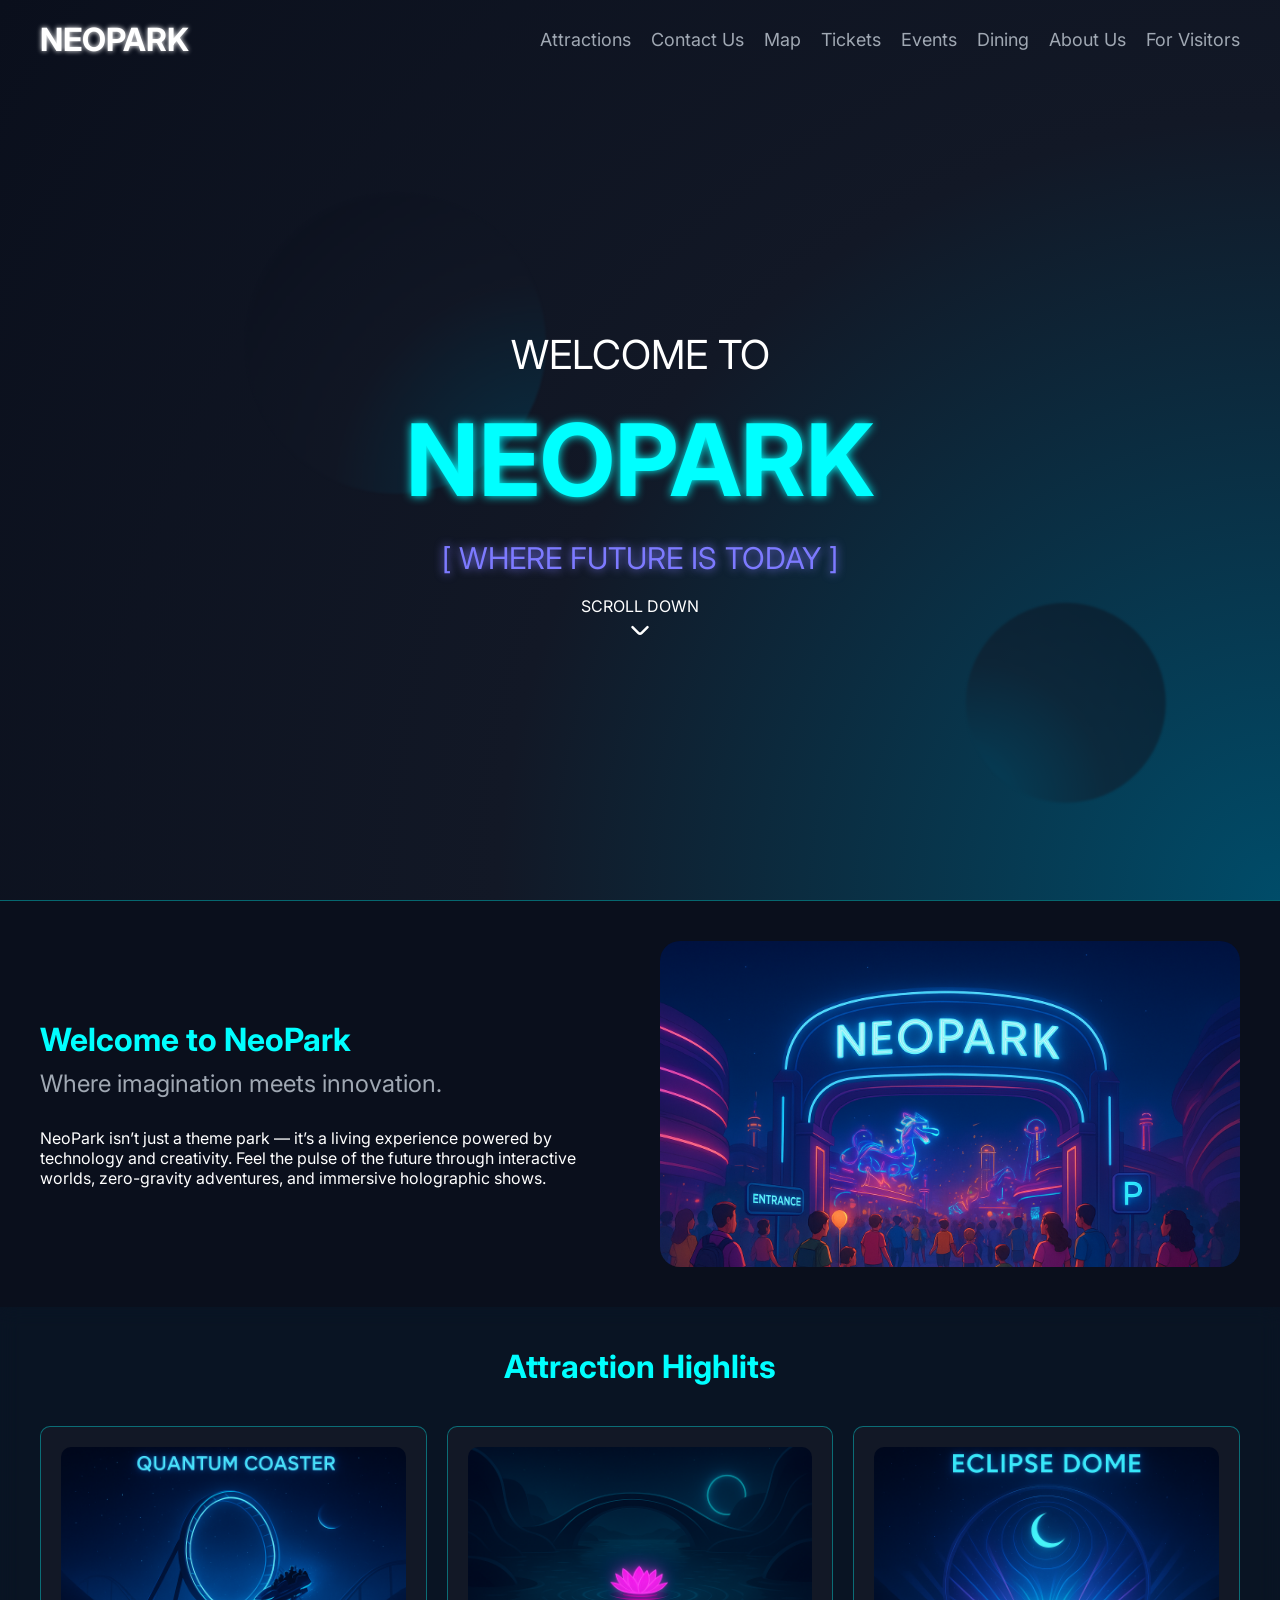
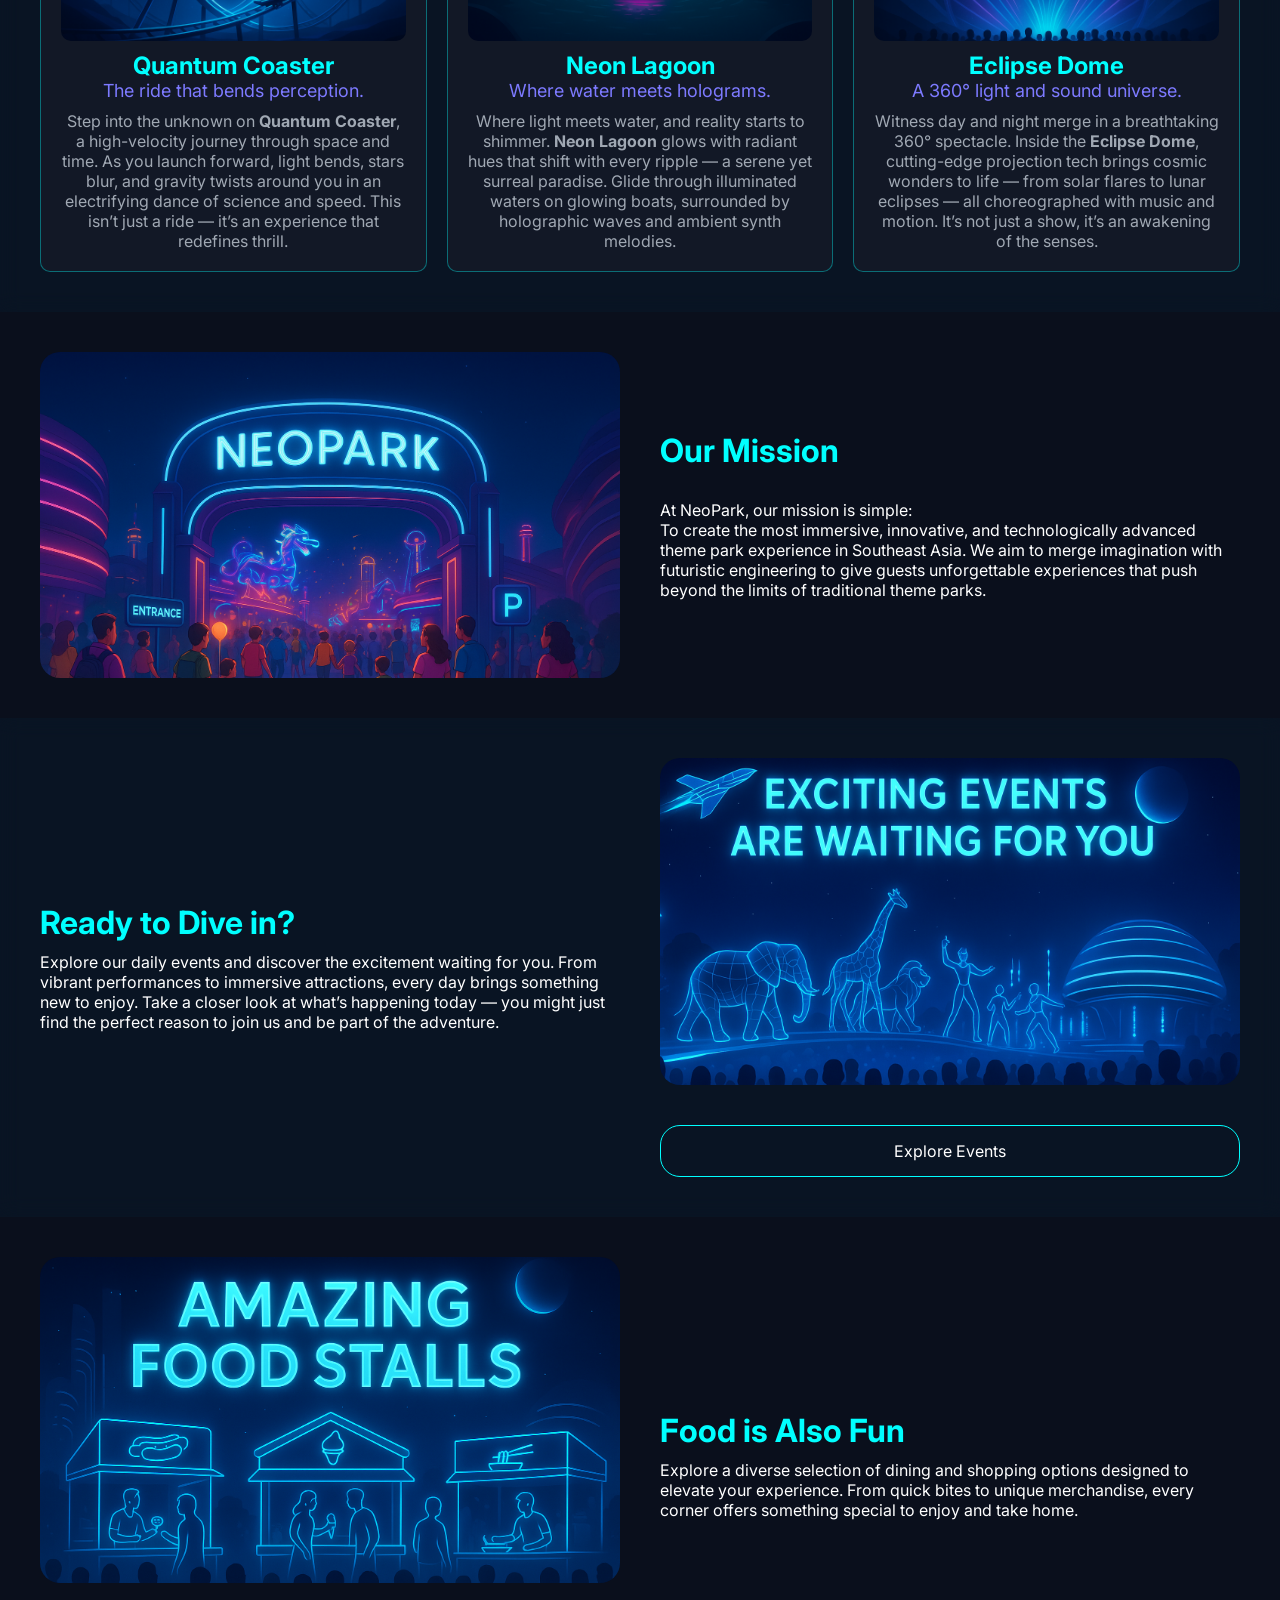
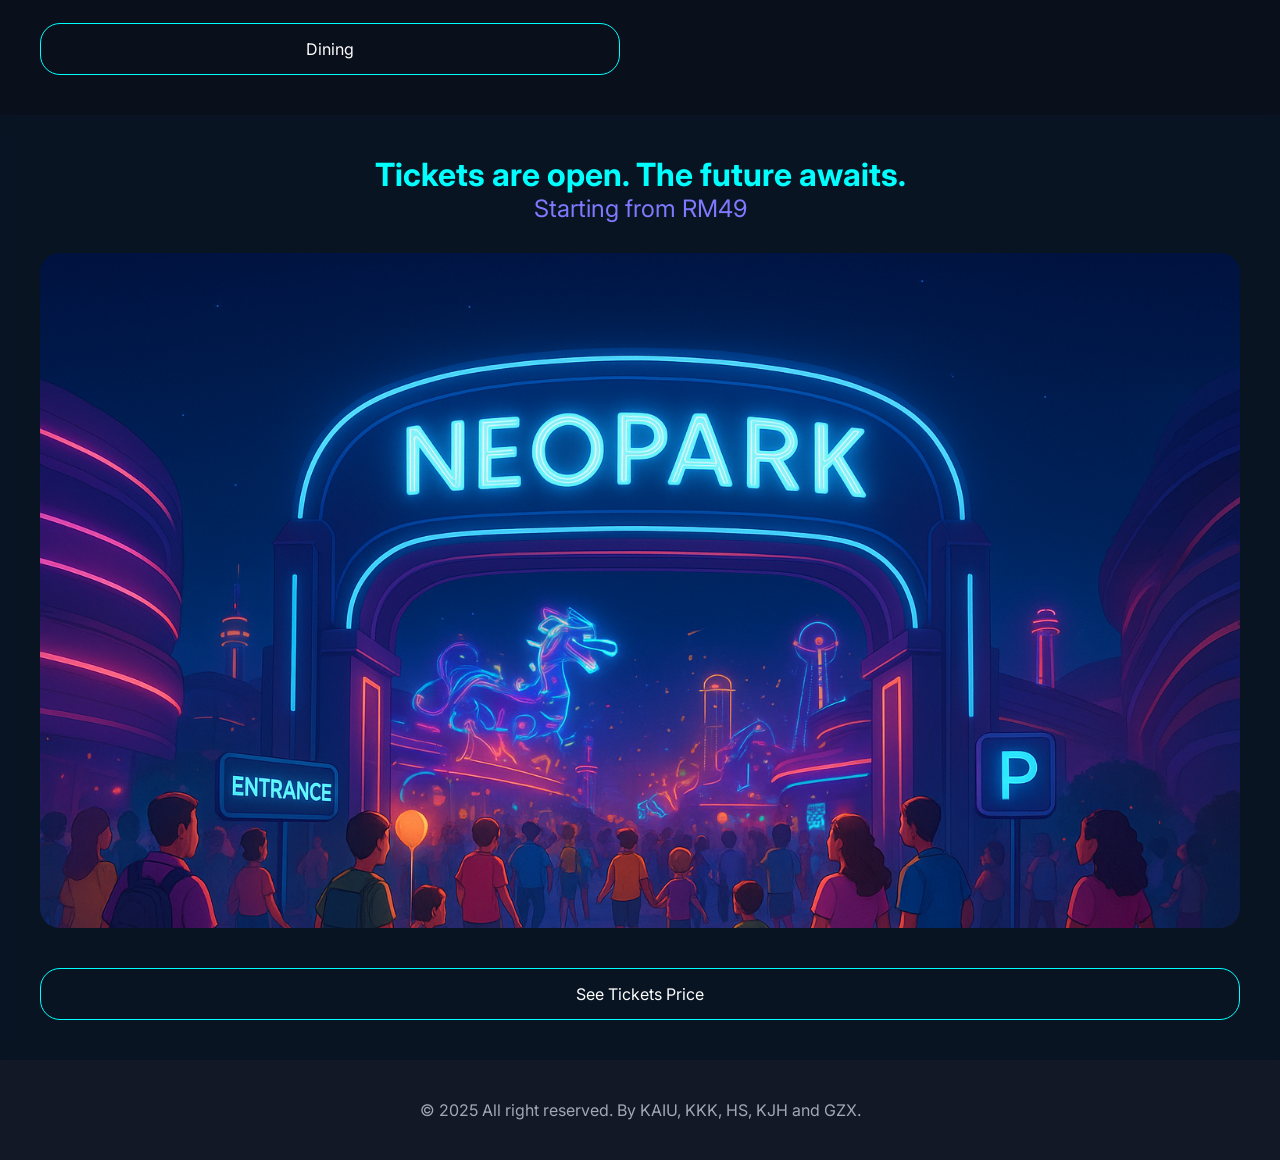
<file: index.html>
<!DOCTYPE html>
<html lang="en">
    <head>
        <meta charset="UTF-8" />
        <meta
            name="viewport"
            content="width=device-width, initial-scale=1.0" />
        <link
            href="https://fonts.googleapis.com/css2?family=Inter:ital,opsz,wght@0,14..32,100..900;1,14..32,100..900&display=swap"
            rel="stylesheet" />
        <link
            rel="stylesheet"
            href="css/null.css" />
        <link
            rel="stylesheet"
            href="css/style.css" />
        <link
            rel="stylesheet"
            href="./css/media.css" />

        <link
            rel="shortcut icon"
            href="favicon.ico"
            type="image/x-icon" />
        <link rel="preload" as="image" href="./imgs/AstroSnax.png">
        <link rel="preload" as="image" href="./imgs/CosmicShow.png">
        <link rel="preload" as="image" href="./imgs/EclipseD.png">
        <link rel="preload" as="image" href="./imgs/EventsWaiting.png">
        <link rel="preload" as="image" href="./imgs/FoodStalls.png">
        <link rel="preload" as="image" href="./imgs/FusionFuel.png">
        <link rel="preload" as="image" href="./imgs/GalaxEats.png">
        <link rel="preload" as="image" href="./imgs/NeonWave.png">


        <title>NEOPARK</title>
    </head>
    <body>
        <div class="background-fixed gradient-from-left">
            <div class="hero-ball1 gradient-from-left"></div>
            <div class="hero-ball2 gradient-from-right"></div>
        </div>
        <nav>
            <div class="container nav-container">
                <div class="logo">
                    <a href="./index.html">NEOPARK</a>
                </div>
                <div class="burger">
                    <span></span>
                </div>
            </div>
            <div class="container burger-container deactive"></div>
        </nav>
        <header>
            <div class="hero hero-home">
                <div class="container">
                    <div class="hero-subtitle">WELCOME TO</div>
                    <h1 class="hero-title">NEOPARK</h1>
                    <div class="hero-quote">[ <span class="hero-quote-home"></span> ]</div>
                    <div class="scrolldown">
                        <div class="scrolldown-text">SCROLL DOWN</div>
                        <div class="scrolldown-arrow">
                            <img
                                src="./imgs/angle-small-down.svg"
                                alt="." />
                        </div>
                    </div>
                </div>
            </div>
        </header>
        <main>
            <section>
                <div class="container divided">
                    <div class="left">
                        <div class="title">Welcome to NeoPark</div>
                        <div class="subtitle">Where imagination meets innovation.</div>
                        <p>
                            NeoPark isn’t just a theme park — it’s a living experience powered by technology and
                            creativity. Feel the pulse of the future through interactive worlds, zero-gravity
                            adventures, and immersive holographic shows.
                        </p>
                    </div>
                    <div class="right">
                        <div class="section-img">
                            <img
                                src="./imgs/Neo.png"
                                alt="view1" />
                        </div>
                    </div>
                </div>
            </section>
            <section>
                <div class="container">
                    <div class="title centered">Attraction Highlits</div>
                    <div class="cards">
                        <a
                            href="./pages/attractions.html#quantumc"
                            class="card">
                            <div class="card-img">
                                <img
                                    src="./imgs/QuantumC.png"
                                    alt="" />
                            </div>
                            <div class="card-body">
                                <div class="card-title">Quantum Coaster</div>
                                <div class="card-subtitle">The ride that bends perception.</div>
                                <div class="card-description">
                                    Step into the unknown on <strong>Quantum Coaster</strong>, a high-velocity journey
                                    through space and time. As you launch forward, light bends, stars blur, and gravity
                                    twists around you in an electrifying dance of science and speed. This isn’t just a
                                    ride — it’s an experience that redefines thrill.
                                </div>
                            </div>
                        </a>

                        <a
                            href="./pages/attractions.html#neonl"
                            class="card">
                            <div class="card-img">
                                <img
                                    src="./imgs/NeonL.png"
                                    alt="" />
                            </div>
                            <div class="card-body">
                                <div class="card-title">Neon Lagoon</div>
                                <div class="card-subtitle">Where water meets holograms.</div>
                                <div class="card-description">
                                    Where light meets water, and reality starts to shimmer.
                                    <strong>Neon Lagoon</strong> glows with radiant hues that shift with every ripple —
                                    a serene yet surreal paradise. Glide through illuminated waters on glowing boats,
                                    surrounded by holographic waves and ambient synth melodies.
                                </div>
                            </div> </a
                        ><a
                            href="./pages/attractions.html#eclipsed"
                            class="card">
                            <div class="card-img">
                                <img
                                    src="./imgs/EclipseD.png"
                                    alt="" />
                            </div>
                            <div class="card-body">
                                <div class="card-title">Eclipse Dome</div>
                                <div class="card-subtitle">A 360° light and sound universe.</div>
                                <div class="card-description">
                                    Witness day and night merge in a breathtaking 360° spectacle. Inside the
                                    <strong>Eclipse Dome</strong>, cutting-edge projection tech brings cosmic wonders to
                                    life — from solar flares to lunar eclipses — all choreographed with music and
                                    motion. It’s not just a show, it’s an awakening of the senses.
                                </div>
                            </div>
                        </a>
                    </div>
                </div>
            </section>
            <section>
                <div class="container divided">
                    <div class="left">
                        <div class="section-img">
                            <img
                                src="./imgs/Neo.png"
                                alt="view2" />
                        </div>
                    </div>
                    <div class="right">
                        <div class="title">Our Mission</div>
                        <div class="subtitle"></div>
                        <p>
                            At NeoPark, our mission is simple: <br />
                            To create the most immersive, innovative, and technologically advanced theme park experience
                            in Southeast Asia. We aim to merge imagination with futuristic engineering to give guests
                            unforgettable experiences that push beyond the limits of traditional theme parks.
                        </p>
                    </div>
                </div>
            </section>
            <section>
                <div class="container divided">
                    <div class="left">
                        <div class="title">Ready to Dive in?</div>
                        <p>
                            Explore our daily events and discover the excitement waiting for you. From vibrant
                            performances to immersive attractions, every day brings something new to enjoy. Take a
                            closer look at what’s happening today — you might just find the perfect reason to join us
                            and be part of the adventure.
                        </p>
                    </div>
                    <div class="right">
                        <div class="section-img events-carousel">
                            <img
                                src="./imgs/EventsWaiting.png"
                                alt="Pics" />
                        </div>
                        <a
                            href="./pages/events.html"
                            class="abutton wide"
                            >Explore Events</a
                        >
                    </div>
                </div>
            </section>
            <section>
                <div class="container divided">
                    <div class="left">
                        <div class="section-img foodstalls-carousel">
                            <img
                                src="./imgs/FoodStalls.png"
                                alt="Pics" />
                        </div>
                        <a
                            href="./pages/dining.html"
                            class="abutton wide"
                            >Dining</a
                        >
                    </div>
                    <div class="right">
                        
                        <div class="title">Food is Also Fun</div>
                        <p>
                            Explore a diverse selection of dining and shopping options designed to elevate your
                            experience. From quick bites to unique merchandise, every corner offers something special to
                            enjoy and take home.
                        </p>
                    </div>
                </div>
            </section>
            <section>
                <div class="container">
                    <div class="title subtitled centered">Tickets are open. The future awaits.</div>
                    <div class="subtitle centered">Starting from RM49</div>
                    <div class="section-img">
                        <img
                            src="./imgs/Neo.png"
                            alt="" />
                    </div>
                    <a
                        href="./pages/tickets.html"
                        class="abutton wide"
                        >See Tickets Price</a
                    >
                </div>
            </section>
        </main>
        <footer>
            <div class="container">
                <div class="copyright">© KAIU</div>
            </div>
        </footer>
        <script src="js/events_carousel.js"></script>
        <script src="js/dining_carousel.js"></script>
        <script src="js/nav.js"></script>
        <script src="js/hero.js"></script>
        <script src="js/footer.js"></script>
    </body>
</html>
</file>
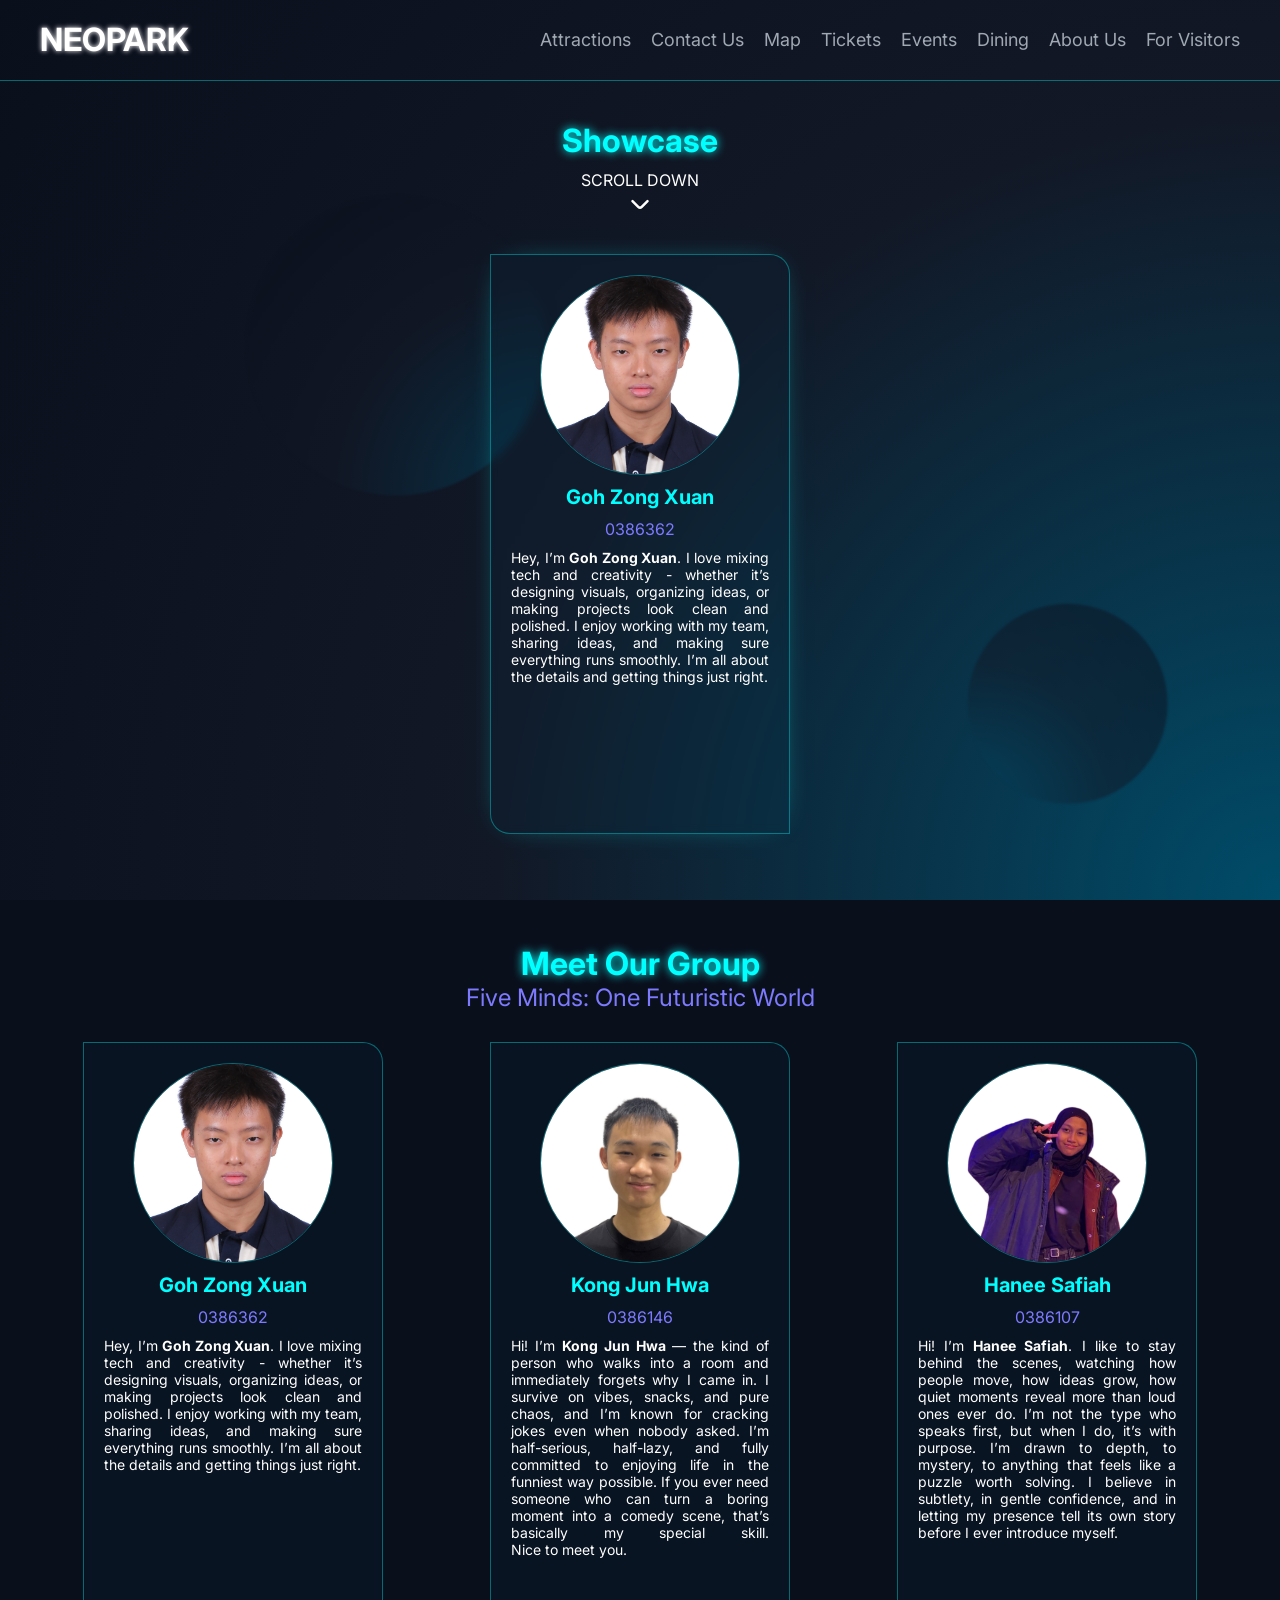
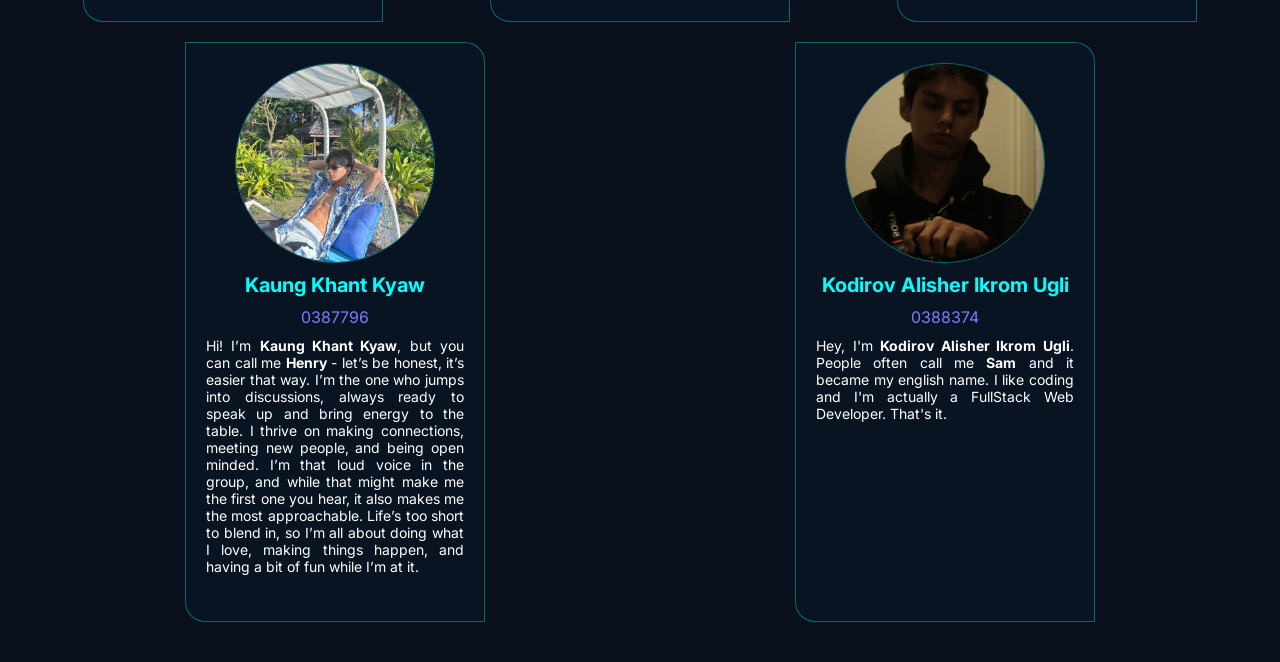
<file: pages/about.html>
<!DOCTYPE html>
<html lang="en">
    <head>
        <meta charset="UTF-8" />
        <meta
            name="viewport"
            content="width=device-width, initial-scale=1.0" />
        <link
            href="https://fonts.googleapis.com/css2?family=Inter:ital,opsz,wght@0,14..32,100..900;1,14..32,100..900&display=swap"
            rel="stylesheet" />
        <link
            rel="stylesheet"
            href="../css/null.css" />
        <link
            rel="stylesheet"
            href="../css/style.css" />
        <link
            rel="stylesheet"
            href="../css/media.css" />
        <link
            rel="shortcut icon"
            href="favicon.ico"
            type="image/x-icon" />

        <title>About Us</title>
    </head>
    <body>
        <nav>
            <div class="container nav-container">
                <div class="logo">
                    <a href="../index.html">NEOPARK</a>
                </div>
                <div class="burger">
                    <span></span>
                </div>
            </div>
            <div class="container burger-container deactive"></div>
        </nav>
        <header class="aboutus">
            <div class="hero gradient-from-left">
                <div class="container">
                    <div class="hero-ball1 gradient-from-left"></div>
                    <div class="hero-ball2 gradient-from-right"></div>
                </div>
            </div>
        </header>
        <main class="aboutus-main">
            <section class="nobg">
                <div class="container">
                    <div class="title centered shiny subtitled">Showcase</div>
                    <div class="scrolldown aboutus-scrolldown">
                        <div class="scrolldown-text">SCROLL DOWN</div>
                        <div class="scrolldown-arrow">
                            <img
                                src="../imgs/angle-small-down.svg"
                                alt="." />
                        </div>
                    </div>
                    <div class="showcase"></div>
                </div>
            </section>
            <section class="nobg">
                <div class="container">
                    <div class="title centered subtitled shiny">Meet Our Group</div>
                    <div class="subtitle centered">Five Minds: One Futuristic World</div>
                    <div class="profiles">
                        <!-- <div class="profile">
                            <div class="profile-img">
                                <img
                                    src="../imgs/gzx.jpg"
                                    alt="GZX" />
                            </div>
                            <div class="profile-name">Goh Zong Xuan</div>
                            <div class="profile-id">0386362</div>
                            <div class="profile-text">
                                Hey, I’m <span>Goh Zong Xuan</span>. I love mixing tech and creativity - whether it’s designing
                                visuals, organizing ideas, or making projects look clean and polished. I enjoy working
                                with my team, sharing ideas, and making sure everything runs smoothly. I’m all about the
                                details and getting things just right.
                            </div>
                        </div> -->
                    </div>
                </div>
            </section>
        </main>
        <script src="../js/nav.js"></script>
        <script src="../js/hero.js"></script>
        <script src="../js/profiles.js"></script>
    </body>
</html>
</file>
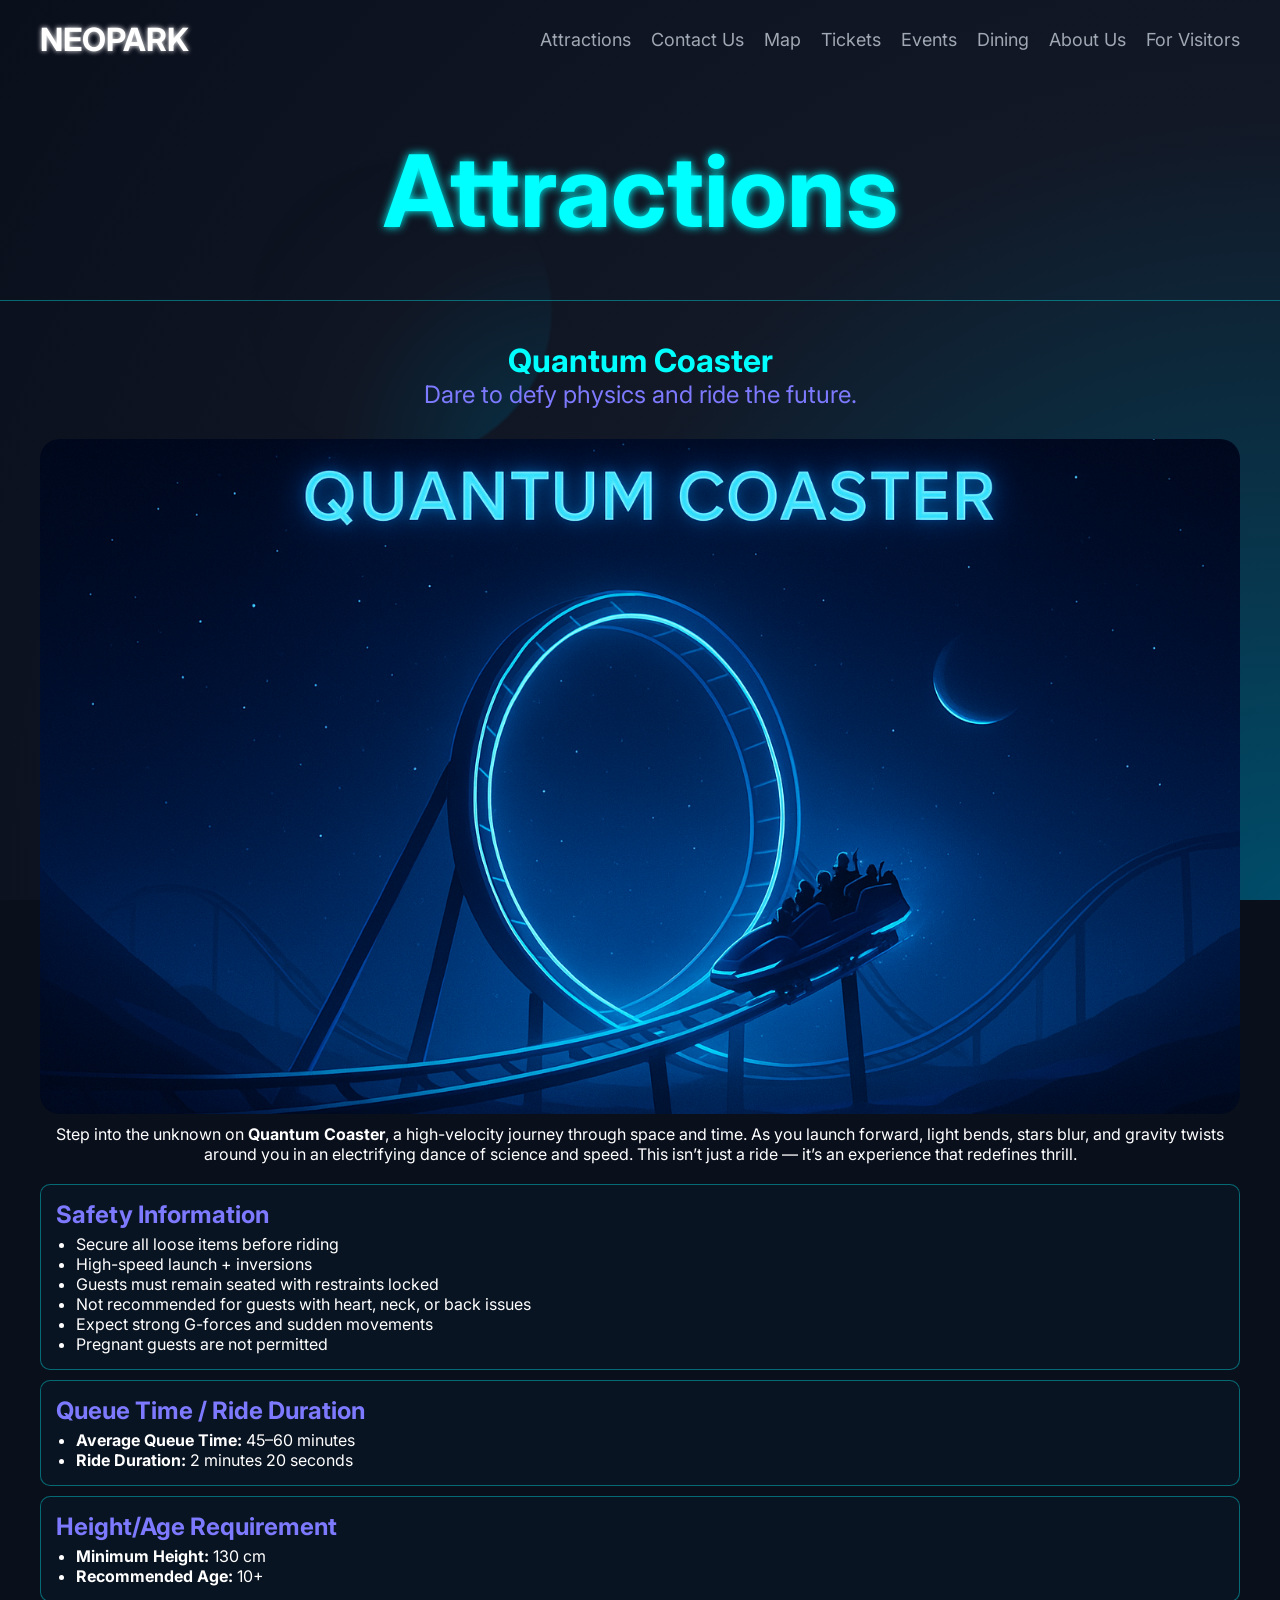
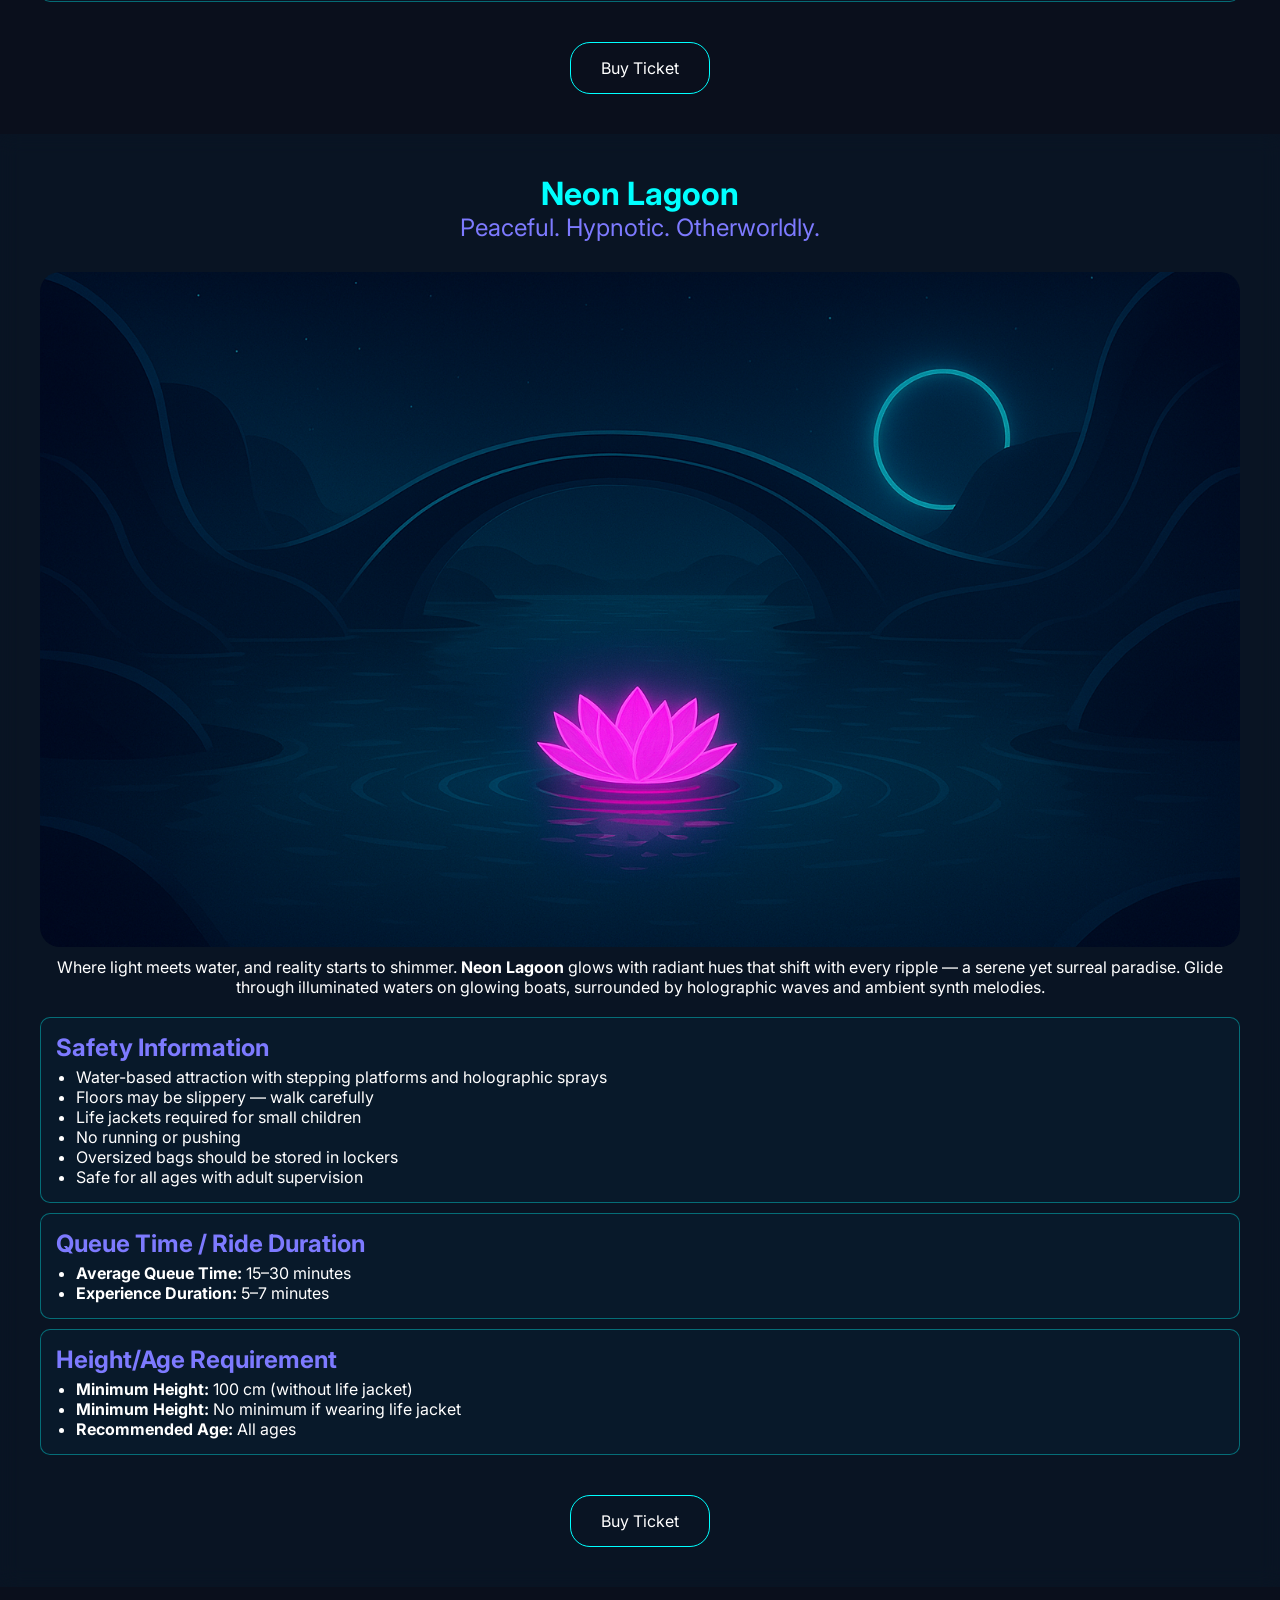
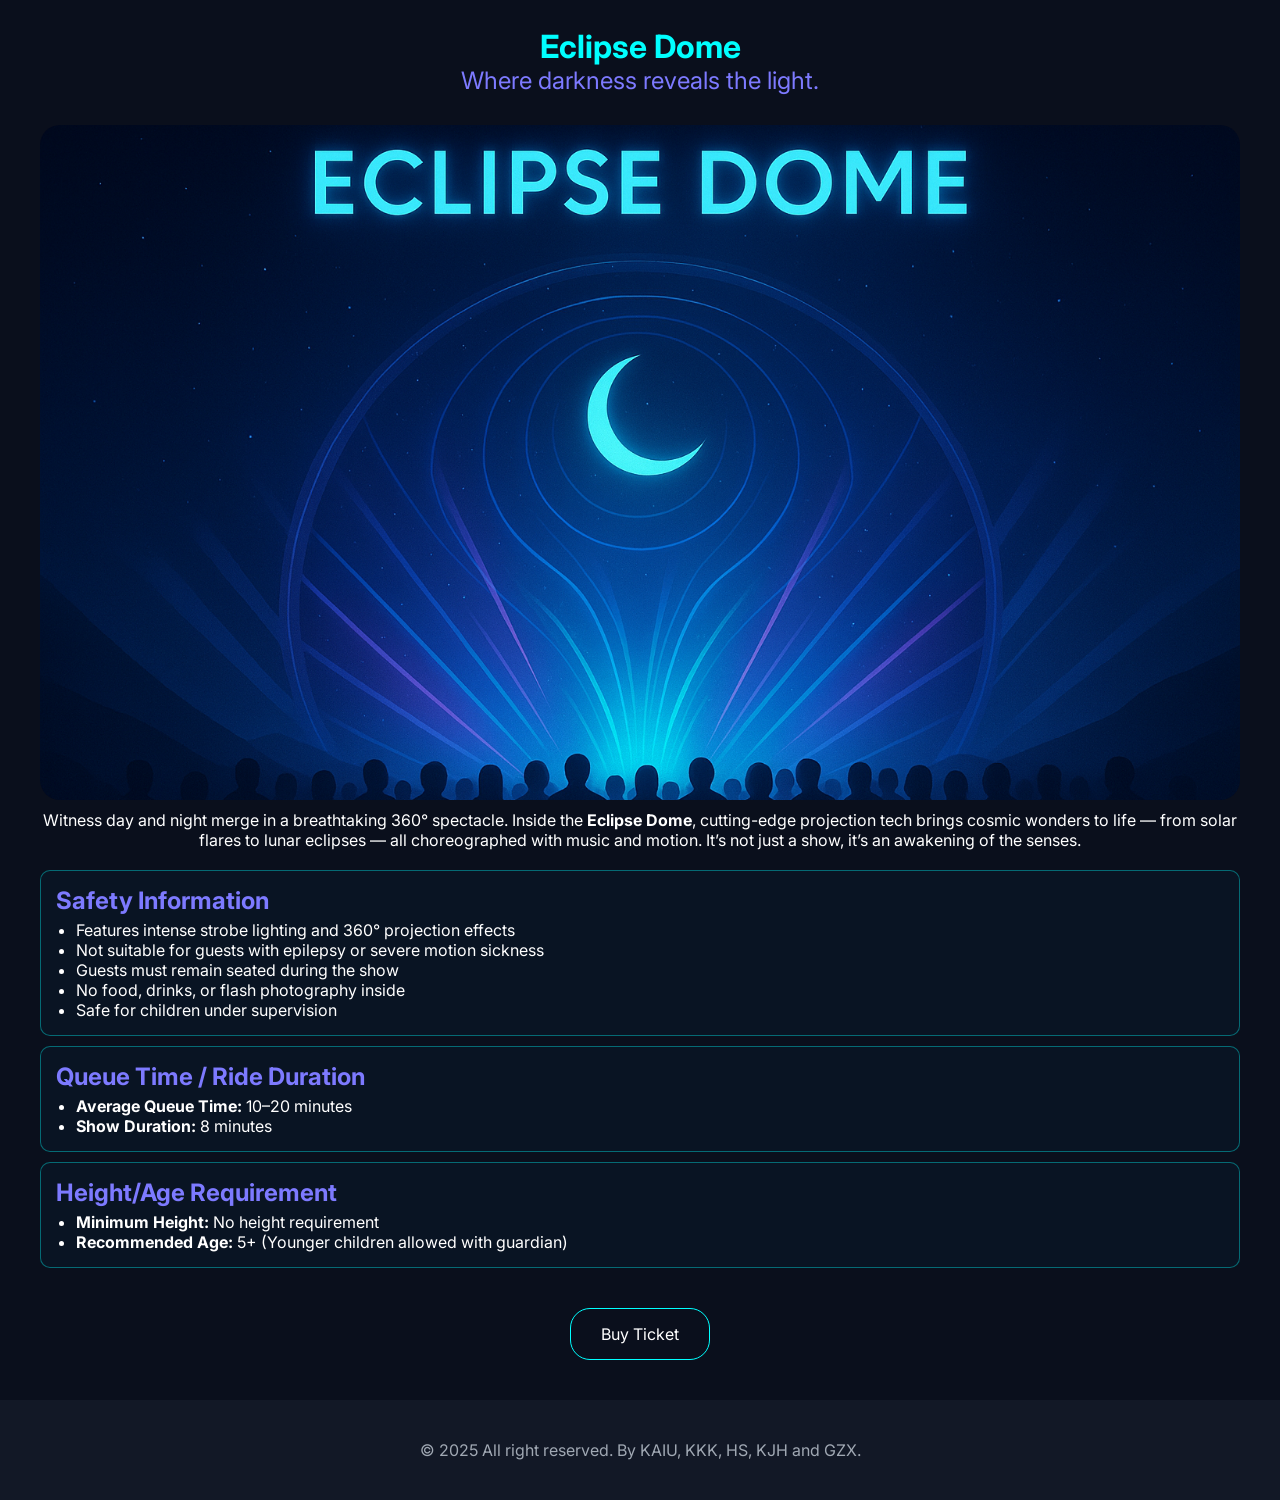
<file: pages/attractions.html>
<!DOCTYPE html>
<html lang="en">
    <head>
        <meta charset="UTF-8" />
        <meta
            name="viewport"
            content="width=device-width, initial-scale=1.0" />
        <link
            href="https://fonts.googleapis.com/css2?family=Inter:ital,opsz,wght@0,14..32,100..900;1,14..32,100..900&display=swap"
            rel="stylesheet" />
        <link
            rel="stylesheet"
            href="../css/null.css" />
        <link
            rel="stylesheet"
            href="../css/style.css" />
        <link
            rel="stylesheet"
            href="../css/media.css" />
        <link
            rel="shortcut icon"
            href="favicon.ico"
            type="image/x-icon" />

        <title>Attractions</title>
    </head>
    <body>
        <div class="background-fixed gradient-from-left">
            <div class="hero-ball1 gradient-from-left"></div>
            <div class="hero-ball2 gradient-from-right"></div>
        </div>
        <nav>
            <div class="container nav-container">
                <div class="logo">
                    <a href="../index.html">NEOPARK</a>
                </div>
                <div class="burger">
                    <span></span>
                </div>
            </div>
            <div class="container burger-container deactive"></div>
        </nav>
        <header>
            <div class="hero">
                <div class="container">
                    <h1 class="hero-title">Attractions</h1>
                </div>
            </div>
        </header>
        <main>
            <section id="quantumc">
                <div class="container">
                    <div class="title centered subtitled">Quantum Coaster</div>
                    <div class="subtitle centered">Dare to defy physics and ride the future.</div>
                    <div class="section-img">
                        <img
                            src="../imgs/QuantumC.png"
                            alt="img" />
                    </div>
                    <p>
                        Step into the unknown on <strong>Quantum Coaster</strong>, a high-velocity journey through space
                        and time. As you launch forward, light bends, stars blur, and gravity twists around you in an
                        electrifying dance of science and speed. This isn’t just a ride — it’s an experience that
                        redefines thrill.
                    </p>
                    <div class="section-block">
                        <div class="title2">Safety Information</div>
                        <ul class="list">
                            <li class="list-item">Secure all loose items before riding</li>
                            <li class="list-item">High-speed launch + inversions</li>
                            <li class="list-item">Guests must remain seated with restraints locked</li>
                            <li class="list-item">Not recommended for guests with heart, neck, or back issues</li>
                            <li class="list-item">Expect strong G-forces and sudden movements</li>
                            <li class="list-item">Pregnant guests are not permitted</li>
                        </ul>
                    </div>
                    <div class="section-block">
                        <div class="title2">Queue Time / Ride Duration</div>
                        <ul class="list">
                            <li class="list-item"><strong>Average Queue Time:</strong> 45–60 minutes</li>
                            <li class="list-item"><strong>Ride Duration:</strong> 2 minutes 20 seconds</li>
                        </ul>
                    </div>
                    <div class="section-block">
                        <div class="title2">Height/Age Requirement</div>
                        <ul class="list">
                            <li class="list-item"><strong>Minimum Height:</strong> 130 cm</li>
                            <li class="list-item"><strong>Recommended Age:</strong> 10+</li>
                        </ul>
                    </div>
                    <a
                        href="./tickets.html"
                        class="abutton"
                        >Buy Ticket</a
                    >
                </div>
            </section>
            <section id="neonl">
                <div class="container">
                    <div class="title centered subtitled">Neon Lagoon</div>
                    <div class="subtitle centered">Peaceful. Hypnotic. Otherworldly.</div>
                    <div class="section-img">
                        <img
                            src="../imgs/NeonL.png"
                            alt="img" />
                    </div>
                    <p>
                        Where light meets water, and reality starts to shimmer. <strong>Neon Lagoon</strong> glows with
                        radiant hues that shift with every ripple — a serene yet surreal paradise. Glide through
                        illuminated waters on glowing boats, surrounded by holographic waves and ambient synth melodies.
                    </p>
                    <div class="section-block">
                        <div class="title2">Safety Information</div>
                        <ul class="list">
                            <li class="list-item">
                                Water-based attraction with stepping platforms and holographic sprays
                            </li>
                            <li class="list-item">Floors may be slippery — walk carefully</li>
                            <li class="list-item">Life jackets required for small children</li>
                            <li class="list-item">No running or pushing</li>
                            <li class="list-item">Oversized bags should be stored in lockers</li>
                            <li class="list-item">Safe for all ages with adult supervision</li>
                        </ul>
                    </div>
                    <div class="section-block">
                        <div class="title2">Queue Time / Ride Duration</div>

                        <ul class="list">
                            <li class="list-item"><strong>Average Queue Time:</strong> 15–30 minutes</li>
                            <li class="list-item"><strong>Experience Duration:</strong> 5–7 minutes</li>
                        </ul>
                    </div>
                    <div class="section-block">
                        <div class="title2">Height/Age Requirement</div>
                        <ul class="list">
                            <li class="list-item"><strong>Minimum Height:</strong> 100 cm (without life jacket)</li>
                            <li class="list-item">
                                <strong>Minimum Height:</strong> No minimum if wearing life jacket
                            </li>
                            <li class="list-item"><strong>Recommended Age:</strong> All ages</li>
                        </ul>
                    </div>
                    <a
                        href="./tickets.html"
                        class="abutton"
                        >Buy Ticket</a
                    >
                </div>
            </section>
            <section id="eclipsed">
                <div class="container">
                    <div class="title centered subtitled">Eclipse Dome</div>
                    <div class="subtitle centered">Where darkness reveals the light.</div>
                    <div class="section-img">
                        <img
                            src="../imgs/EclipseD.png"
                            alt="img" />
                    </div>
                    <p>
                        Witness day and night merge in a breathtaking 360° spectacle. Inside the
                        <strong>Eclipse Dome</strong>, cutting-edge projection tech brings cosmic wonders to life — from
                        solar flares to lunar eclipses — all choreographed with music and motion. It’s not just a show,
                        it’s an awakening of the senses.
                    </p>
                    <div class="section-block">
                        <div class="title2">Safety Information</div>
                        <ul class="list">
                            <li class="list-item">Features intense strobe lighting and 360° projection effects</li>
                            <li class="list-item">Not suitable for guests with epilepsy or severe motion sickness</li>
                            <li class="list-item">Guests must remain seated during the show</li>
                            <li class="list-item">No food, drinks, or flash photography inside</li>
                            <li class="list-item">Safe for children under supervision</li>
                        </ul>
                    </div>
                    <div class="section-block">
                        <div class="title2">Queue Time / Ride Duration</div>

                        <ul class="list">
                            <li class="list-item"><strong>Average Queue Time:</strong> 10–20 minutes</li>
                            <li class="list-item"><strong>Show Duration:</strong> 8 minutes</li>
                        </ul>
                    </div>
                    <div class="section-block">
                        <div class="title2">Height/Age Requirement</div>
                        <ul class="list">
                            <li class="list-item"><strong>Minimum Height:</strong> No height requirement</li>
                            <li class="list-item">
                                <strong>Recommended Age:</strong> 5+ (Younger children allowed with guardian)
                            </li>
                        </ul>
                    </div>
                    <a
                        href="./tickets.html"
                        class="abutton"
                        >Buy Ticket</a
                    >
                </div>
            </section>
        </main>
        <footer>
            <div class="container">
                <div class="copyright">© KAIU</div>
            </div>
        </footer>
        <script src="../js/nav.js"></script>
        <script src="../js/hero.js"></script>
        <script src="../js/footer.js"></script>
    </body>
</html>
</file>
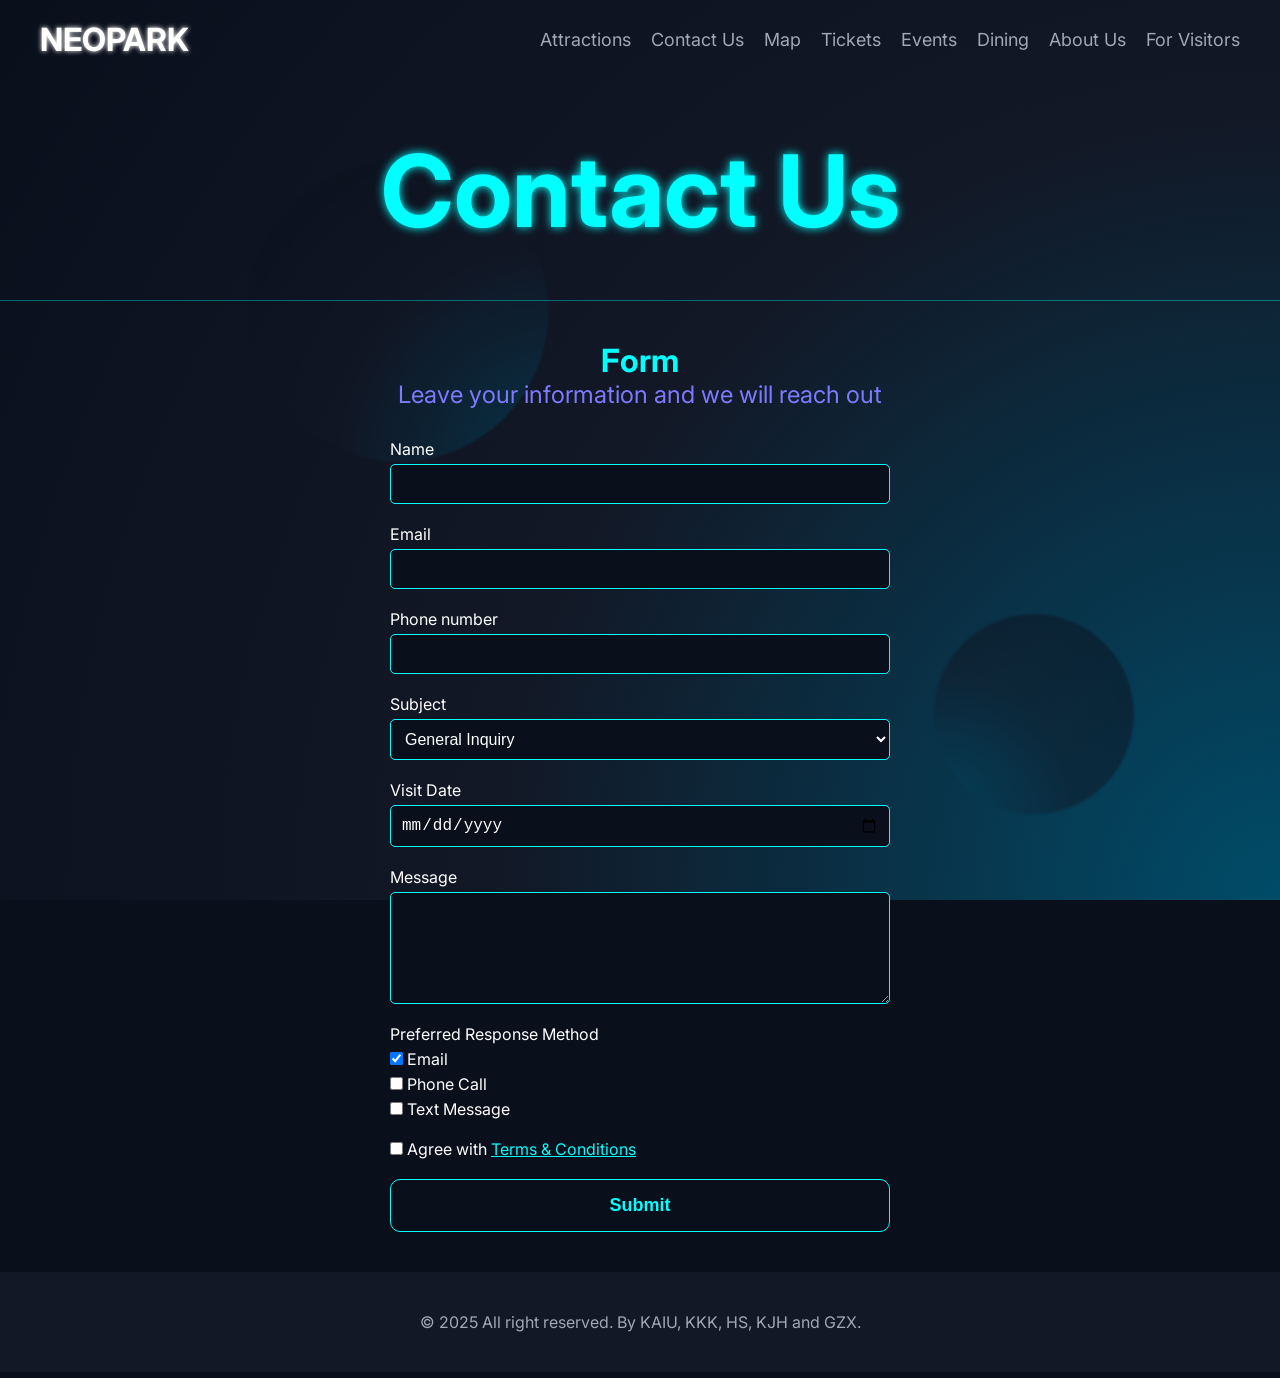
<file: pages/contact.html>
<!DOCTYPE html>
<html lang="en">
    <head>
        <meta charset="UTF-8" />
        <meta
            name="viewport"
            content="width=device-width, initial-scale=1.0" />
        <link
            href="https://fonts.googleapis.com/css2?family=Inter:ital,opsz,wght@0,14..32,100..900;1,14..32,100..900&display=swap"
            rel="stylesheet" />
        <link
            rel="stylesheet"
            href="../css/null.css" />
        <link
            rel="stylesheet"
            href="../css/style.css" />
        <link
            rel="stylesheet"
            href="../css/media.css" />
        <link
            rel="shortcut icon"
            href="favicon.ico"
            type="image/x-icon" />

        <title>Contact Us</title>
    </head>
    <body>
        <div class="background-fixed gradient-from-left">
            <div class="hero-ball1 gradient-from-left"></div>
            <div class="hero-ball2 gradient-from-right"></div>
        </div>
        <nav>
            <div class="container nav-container">
                <div class="logo">
                    <a href="../index.html">NEOPARK</a>
                </div>
                <div class="burger">
                    <span></span>
                </div>
            </div>
            <div class="container burger-container deactive"></div>
        </nav>
        <header>
            <div class="hero">
                <div class="container">
                    <h1 class="hero-title">Contact Us</h1>
                </div>
            </div>
        </header>
        <main>
            <section>
                <div class="container">
                    <div class="title centered subtitled">Form</div>
                    <div class="subtitle centered">Leave your information and we will reach out</div>
                    <form
                        action="./success.html"
                        class="contact-form">
                        <div>
                            <label for="name">Name</label>
                            <input
                                autocomplete="off"
                                type="text"
                                id="name"
                                name="name"
                                required />
                        </div>
                        <div>
                            <label for="email">Email</label>
                            <input
                                type="email"
                                autocomplete="off"
                                id="email"
                                name="email"
                                required />
                        </div>
                        <div>
                            <label for="phone">Phone number</label>
                            <input
                                type="tel"
                                autocomplete="off"
                                id="phone"
                                name="phone"
                                required />
                        </div>
                        <div>
                            <label for="subject">Subject</label>
                            <select
                                name="Subject"
                                id="subject">
                                <option value="General Inquiry">General Inquiry</option>
                                <option value="Ticket Booking">Ticket Booking</option>
                                <option value="Group Booking">Group Booking</option>
                                <option value="Lost & Found">Lost & Found</option>
                                <option value="Feedback/Complaint">Feedback/Complaint</option>
                            </select>
                        </div>
                        <div>
                            <label for="date">Visit Date</label>
                            <input
                                type="date"
                                id="date"
                                name="date"
                                required />
                        </div>
                        <div>
                            <label for="message">Message</label>
                            <textarea
                                autocomplete="off"
                                id="message"
                                name="message"
                                rows="5"
                                required></textarea>
                        </div>
                        <div class="checkbox">
                            <div>Preferred Response Method</div>
                            <div>
                                <input
                                    type="checkbox"
                                    name="method-email"
                                    id="method-email"
                                    checked />
                                <label for="method-email">Email</label>
                            </div>
                            <div>
                                <input
                                    type="checkbox"
                                    name="method-phone"
                                    id="method-phone" />
                                <label for="method-phone">Phone Call</label>
                            </div>
                            <div>
                                <input
                                    type="checkbox"
                                    name="method-text"
                                    id="method-text" />
                                <label for="method-text">Text Message</label>
                            </div>
                        </div>
                        <div class="toc-agreement checkbox">
                            <div>
                                <input
                                    type="checkbox"
                                    name="toc-agreement"
                                    id="toc-agreement"
                                    required />
                                <label for="toc-agreement">Agree with <a target="_blank" href="./tickets.html#ToC">Terms & Conditions</a></label>
                            </div>
                        </div>
                        <button
                            type="submit"
                            class="btn btn-primary">
                            Submit
                        </button>
                    </form>
                </div>
            </section>
        </main>
        <footer>
            <div class="container">
                <div class="copyright">© KAIU</div>
            </div>
        </footer>
        <script src="../js/nav.js"></script>
        <script src="../js/hero.js"></script>
        <script src="../js/footer.js"></script>
    </body>
</html>
</file>
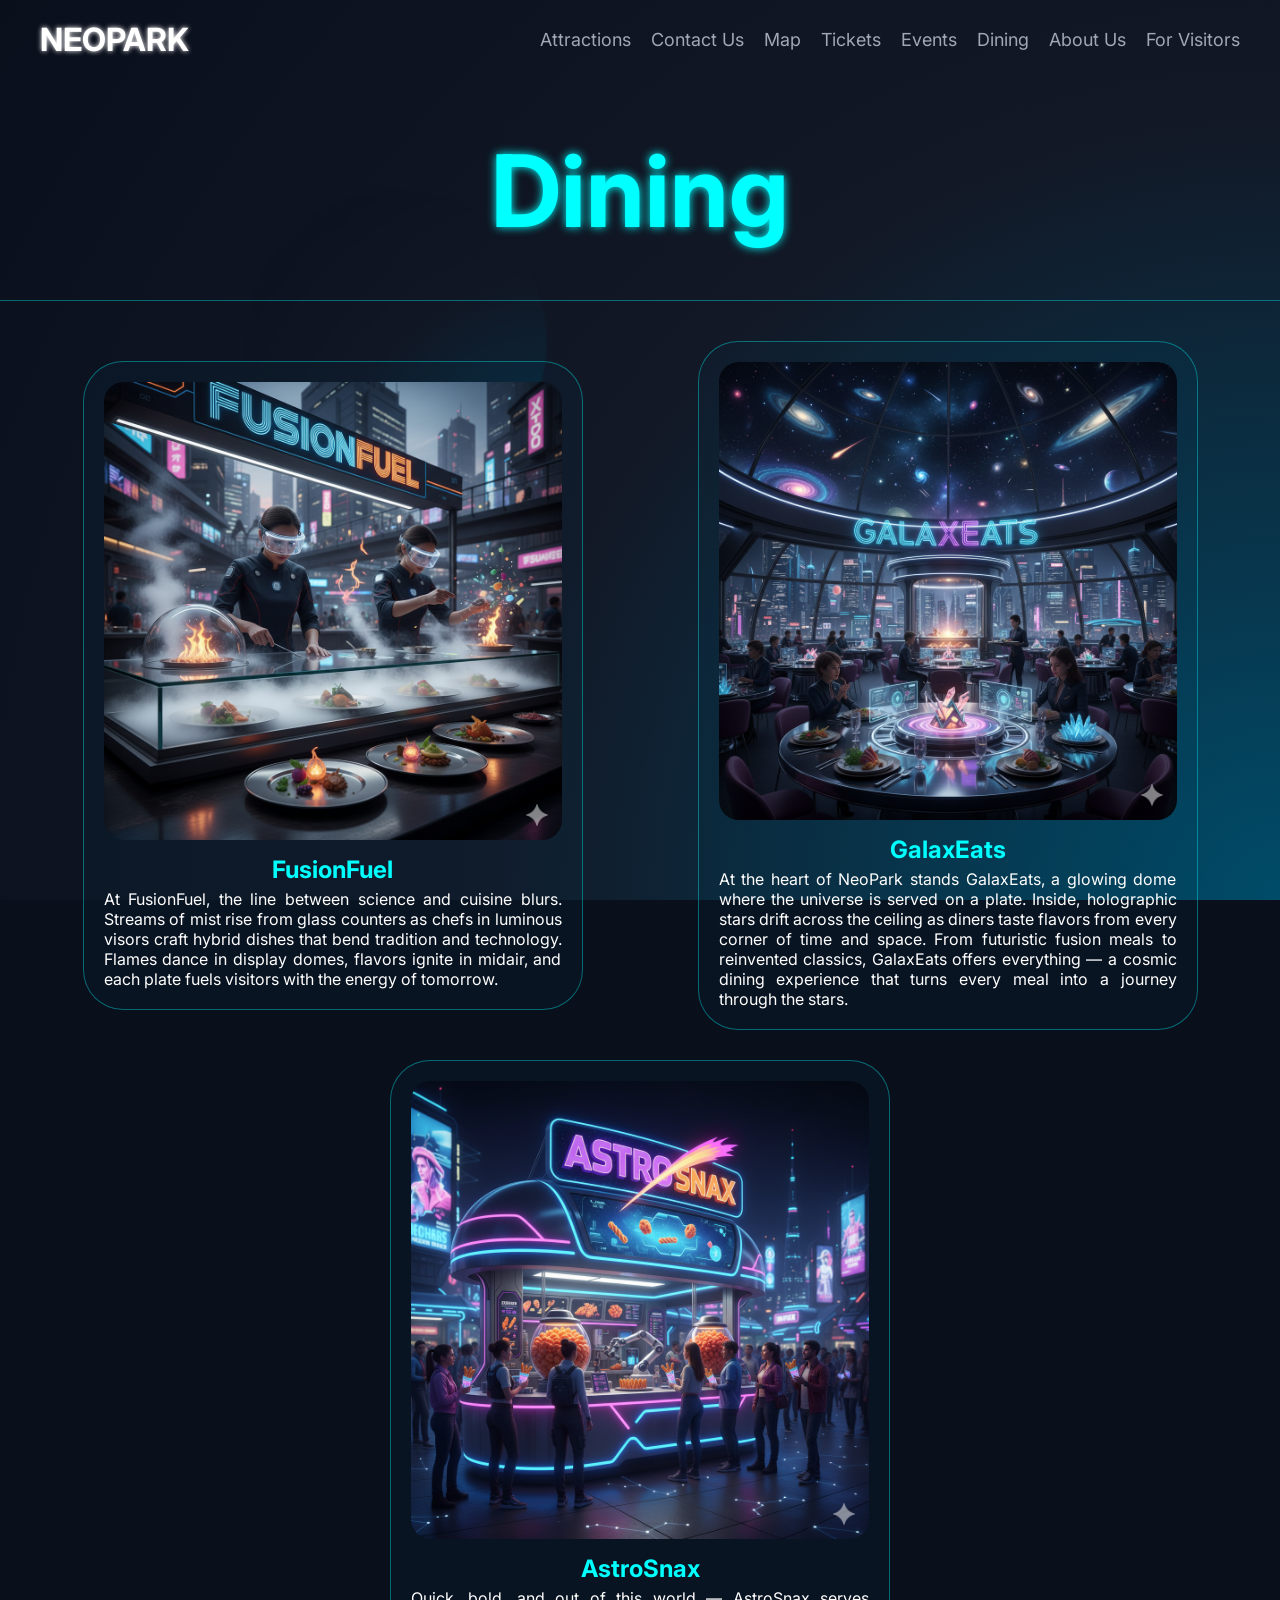
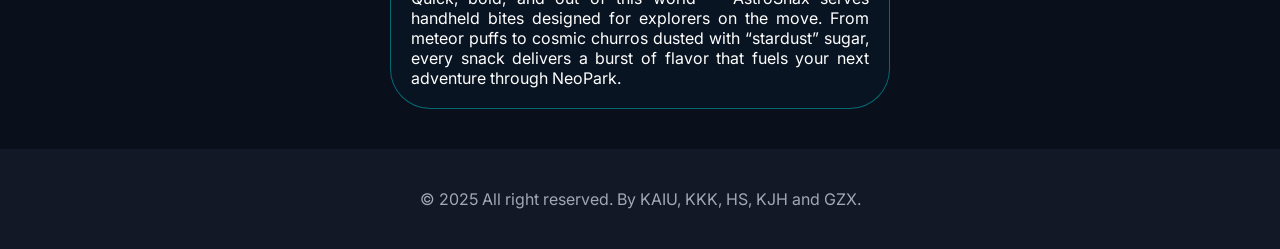
<file: pages/dining.html>
<!DOCTYPE html>
<html lang="en">
    <head>
        <meta charset="UTF-8" />
        <meta
            name="viewport"
            content="width=device-width, initial-scale=1.0" />
        <link
            href="https://fonts.googleapis.com/css2?family=Inter:ital,opsz,wght@0,14..32,100..900;1,14..32,100..900&display=swap"
            rel="stylesheet" />
        <link
            rel="stylesheet"
            href="../css/null.css" />
        <link
            rel="stylesheet"
            href="../css/style.css" />
        <link
            rel="stylesheet"
            href="../css/media.css" />
        <link
            rel="shortcut icon"
            href="favicon.ico"
            type="image/x-icon" />
        <title>Dining</title>
    </head>
    <body>
        <div class="background-fixed gradient-from-left">
            <div class="hero-ball1 gradient-from-left"></div>
            <div class="hero-ball2 gradient-from-right"></div>
        </div>
        <nav>
            <div class="container nav-container">
                <div class="logo">
                    <a href="../index.html">NEOPARK</a>
                </div>
                <div class="burger">
                    <span></span>
                </div>
            </div>
            <div class="container burger-container deactive"></div>
        </nav>
        <header>
            <div class="hero">
                <div class="container">
                    <h1 class="hero-title">Dining</h1>
                </div>
            </div>
        </header>
        <main>
            <section>
                <div class="container">
                    <div class="events">
                        <div class="event">
                            <div class="event-img">
                                <img
                                    src="../imgs/FusionFuel.png"
                                    alt="Hologram" />
                            </div>
                            <div class="event-schedule"><strong>FusionFuel</strong></div>
                            <div class="event-features">
                                <p>
                                    At FusionFuel, the line between science and cuisine blurs. Streams of mist rise from
                                    glass counters as chefs in luminous visors craft hybrid dishes that bend tradition
                                    and technology. Flames dance in display domes, flavors ignite in midair, and each
                                    plate fuels visitors with the energy of tomorrow.
                                </p>
                            </div>
                        </div>
                        <div class="event">
                            <div class="event-img">
                                <img
                                    src="../imgs/GalaxEats.png"
                                    alt="Neon Wave" />
                            </div>
                            <div class="event-schedule"><strong>GalaxEats</strong></div>
                            <div class="event-features">
                                <p>
                                    At the heart of NeoPark stands GalaxEats, a glowing dome where the universe is
                                    served on a plate. Inside, holographic stars drift across the ceiling as diners
                                    taste flavors from every corner of time and space. From futuristic fusion meals to
                                    reinvented classics, GalaxEats offers everything — a cosmic dining experience that
                                    turns every meal into a journey through the stars.
                                </p>
                            </div>
                        </div>
                        <div class="event">
                            <div class="event-img">
                                <img
                                    src="../imgs/AstroSnax.png"
                                    alt="Cosmic Show" />
                            </div>
                            <div class="event-schedule"><strong>AstroSnax</strong></div>
                            <div class="event-features">
                                <p>
                                    Quick, bold, and out of this world — AstroSnax serves handheld bites designed for
                                    explorers on the move. From meteor puffs to cosmic churros dusted with “stardust”
                                    sugar, every snack delivers a burst of flavor that fuels your next adventure through
                                    NeoPark.
                                </p>
                            </div>
                        </div>
                    </div>
                </div>
            </section>
        </main>
        <footer>
            <div class="container">
                <div class="copyright">© KAIU</div>
            </div>
        </footer>
        <script src="../js/nav.js"></script>
        <script src="../js/hero.js"></script>
        <script src="../js/footer.js"></script>
    </body>
</html>
</file>
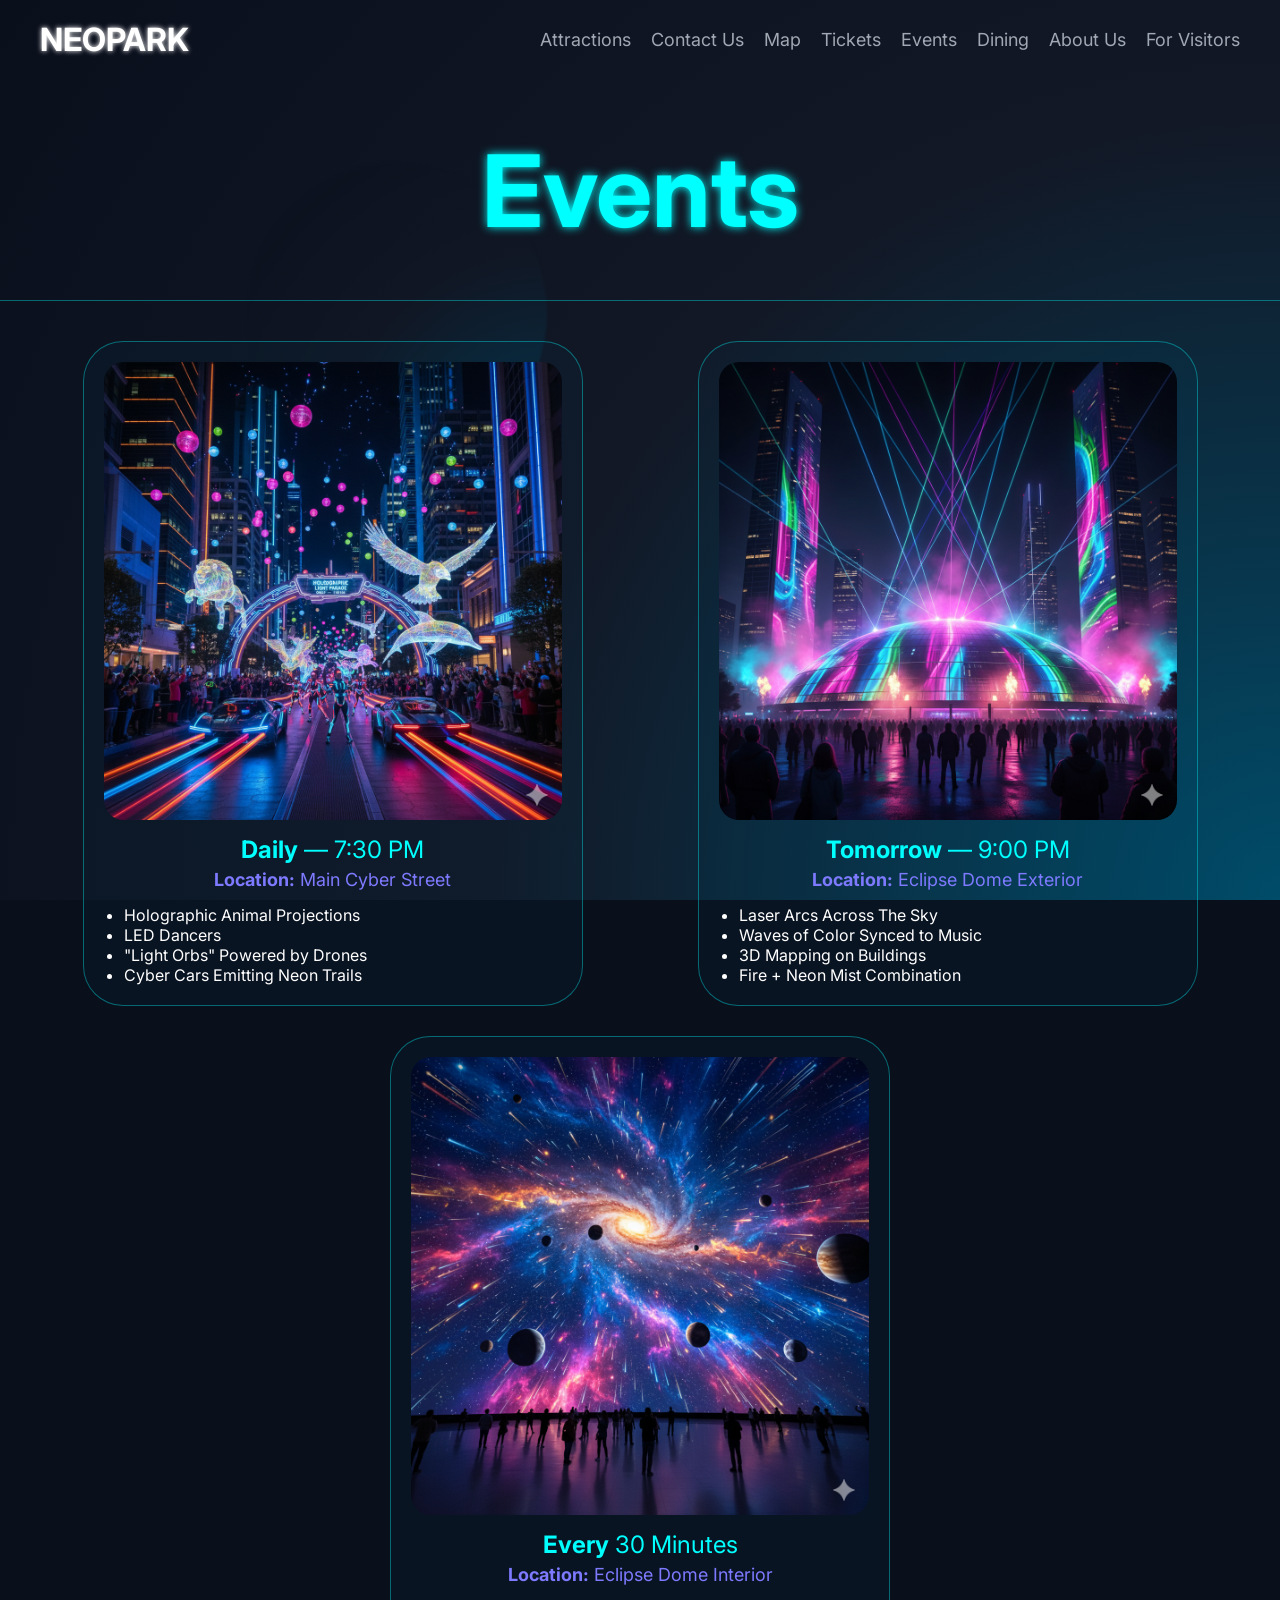
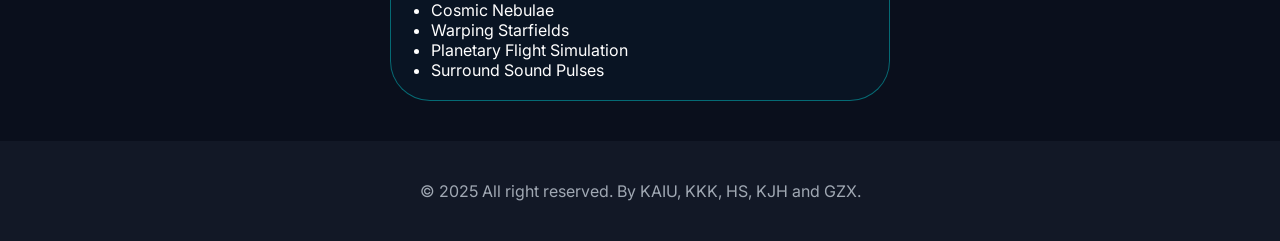
<file: pages/events.html>
<!DOCTYPE html>
<html lang="en">
    <head>
        <meta charset="UTF-8" />
        <meta
            name="viewport"
            content="width=device-width, initial-scale=1.0" />
        <link
            href="https://fonts.googleapis.com/css2?family=Inter:ital,opsz,wght@0,14..32,100..900;1,14..32,100..900&display=swap"
            rel="stylesheet" />
        <link
            rel="stylesheet"
            href="../css/null.css" />
        <link
            rel="stylesheet"
            href="../css/style.css" />
        <link
            rel="stylesheet"
            href="../css/media.css" />
        <link
            rel="shortcut icon"
            href="favicon.ico"
            type="image/x-icon" />
        <title>Events</title>
    </head>
    <body>
        <div class="background-fixed gradient-from-left">
            <div class="hero-ball1 gradient-from-left"></div>
            <div class="hero-ball2 gradient-from-right"></div>
        </div>
        <nav>
            <div class="container nav-container">
                <div class="logo">
                    <a href="../index.html">NEOPARK</a>
                </div>
                <div class="burger">
                    <span></span>
                </div>
            </div>
            <div class="container burger-container deactive"></div>
        </nav>
        <header>
            <div class="hero">
                <div class="container">
                    <h1 class="hero-title">Events</h1>
                </div>
            </div>
        </header>
        <main>
            <section>
                <div class="container">
                    <div class="events">
                        <div class="event">
                            <div class="event-img">
                                <img
                                    src="../imgs/Hologram.png"
                                    alt="Hologram" />
                            </div>
                            <div class="event-schedule"><strong>Daily</strong> — 7:30 PM</div>
                            <div class="event-location"><strong>Location:</strong> Main Cyber Street</div>
                            <div class="event-features">
                                <ul class="list">
                                    <li class="list-item">Holographic Animal Projections</li>
                                    <li class="list-item">LED Dancers</li>
                                    <li class="list-item">"Light Orbs" Powered by Drones</li>
                                    <li class="list-item">Cyber Cars Emitting Neon Trails</li>
                                </ul>
                            </div>
                        </div>
                        <div class="event">
                            <div class="event-img">
                                <img
                                    src="../imgs/NeonWave.png"
                                    alt="Neon Wave" />
                            </div>
                            <div class="event-schedule"><strong>Tomorrow</strong> — 9:00 PM</div>
                            <div class="event-location"><strong>Location:</strong> Eclipse Dome Exterior</div>
                            <div class="event-features">
                                <ul class="list">
                                    <li class="list-item">Laser Arcs Across The Sky</li>
                                    <li class="list-item">Waves of Color Synced to Music</li>
                                    <li class="list-item">3D Mapping on Buildings</li>
                                    <li class="list-item">Fire + Neon Mist Combination</li>
                                </ul>
                            </div>
                        </div>
                        <div class="event">
                            <div class="event-img">
                                <img src="../imgs/CosmicShow.png" alt="Cosmic Show">
                            </div>
                            <div class="event-schedule"><strong>Every</strong> 30 Minutes</div>
                            <div class="event-location"><strong>Location:</strong> Eclipse Dome Interior</div>
                            <div class="event-features">
                                <ul class="list">
                                    <li class="list-item">Cosmic Nebulae</li>
                                    <li class="list-item">Warping Starfields</li>
                                    <li class="list-item">Planetary Flight Simulation</li>
                                    <li class="list-item">Surround Sound Pulses</li>
                                </ul>
                            </div>
                        </div>
                    </div>
                </div>
            </section>
        </main>
        <footer>
            <div class="container">
                <div class="copyright">© KAIU</div>
            </div>
        </footer>
        <script src="../js/nav.js"></script>
        <script src="../js/hero.js"></script>
        <script src="../js/footer.js"></script>
    </body>
</html>
</file>
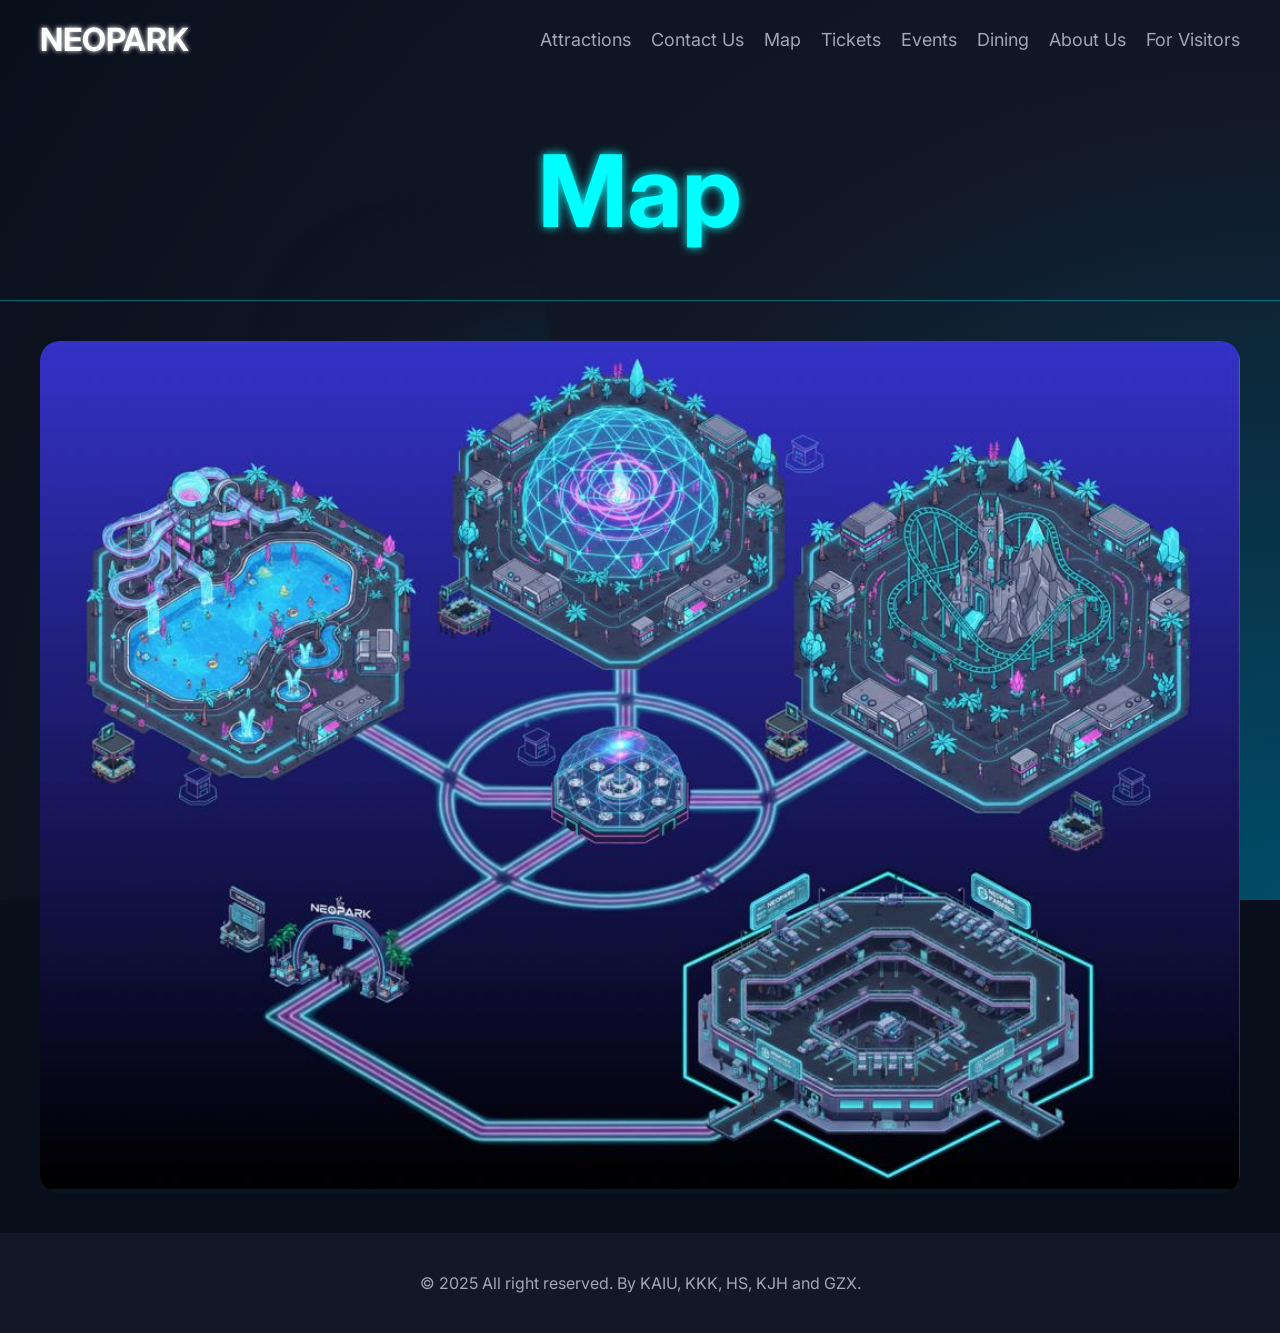
<file: pages/map.html>
<!DOCTYPE html>
<html lang="en">
    <head>
        <meta charset="UTF-8" />
        <meta
            name="viewport"
            content="width=device-width, initial-scale=1.0" />
        <link
            href="https://fonts.googleapis.com/css2?family=Inter:ital,opsz,wght@0,14..32,100..900;1,14..32,100..900&display=swap"
            rel="stylesheet" />
        <link
            rel="stylesheet"
            href="../css/null.css" />
        <link
            rel="stylesheet"
            href="../css/style.css" />
        <link
            rel="stylesheet"
            href="../css/media.css" />
        <link
            rel="shortcut icon"
            href="favicon.ico"
            type="image/x-icon" />

        <title>Map</title>
    </head>
    <body>
        <div class="background-fixed gradient-from-left">
            <div class="hero-ball1 gradient-from-left"></div>
            <div class="hero-ball2 gradient-from-right"></div>
        </div>
        <nav>
            <div class="container nav-container">
                <div class="logo">
                    <a href="../index.html">NEOPARK</a>
                </div>
                <div class="burger">
                    <span></span>
                </div>
            </div>
            <div class="container burger-container deactive"></div>
        </nav>
        <header>
            <div class="hero">
                <div class="container">
                    <h1 class="hero-title">Map</h1>
                </div>
            </div>
        </header>
        <main>
            <section>
                <div class="container">
                    <div class="section-img map">
                        <img
                            src="../imgs/Map.jpg"
                            alt="Map" />
                    </div>
                </div>
            </section>
        </main>
        <footer>
            <div class="container">
                <div class="copyright">© KAIU</div>
            </div>
        </footer>
        <script src="../js/nav.js"></script>
        <script src="../js/hero.js"></script>
        <script src="../js/footer.js"></script>
    </body>
</html>
</file>
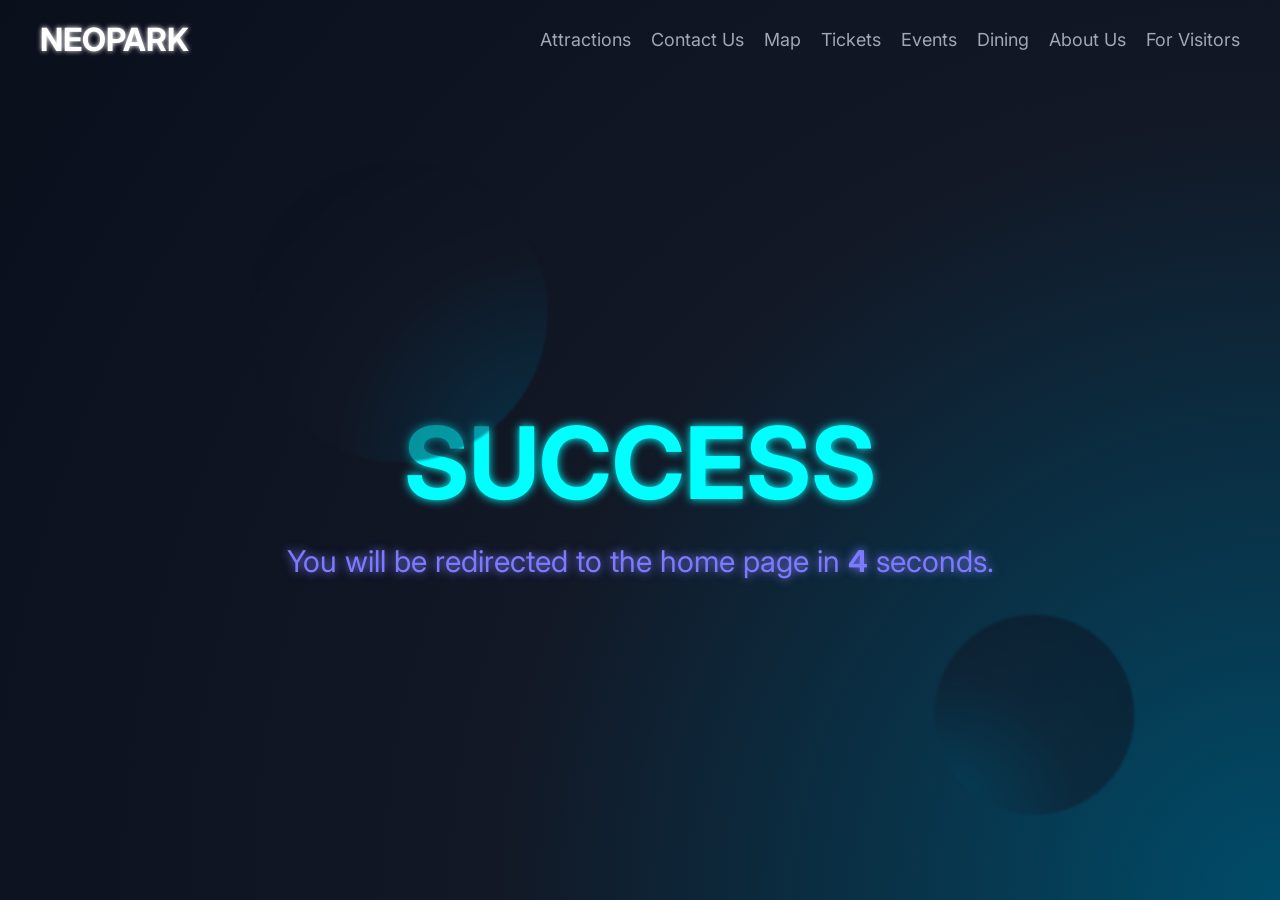
<file: pages/success.html>
<!DOCTYPE html>
<html lang="en">
    <head>
        <meta charset="UTF-8" />
        <meta
            name="viewport"
            content="width=device-width, initial-scale=1.0" />
        <link
            href="https://fonts.googleapis.com/css2?family=Inter:ital,opsz,wght@0,14..32,100..900;1,14..32,100..900&display=swap"
            rel="stylesheet" />
        <link
            rel="stylesheet"
            href="../css/null.css" />
        <link
            rel="stylesheet"
            href="../css/style.css" />
        <link
            rel="stylesheet"
            href="../css/media.css" />
        <link
            rel="shortcut icon"
            href="favicon.ico"
            type="image/x-icon" />

        <title>Success</title>
    </head>
    <body>
        <nav>
            <div class="container nav-container">
                <div class="logo">
                    <a href="../index.html">NEOPARK</a>
                </div>
                <div class="burger">
                    <span></span>
                </div>
            </div>
            <div class="container burger-container deactive"></div>
        </nav>
        <header>
            <div class="hero gradient-from-left hero-home">
                <div class="container">
                    <h1 class="hero-title">SUCCESS</h1>
                    <div class="hero-quote hero-quote-timer"></div>
                    <div class="hero-ball1 gradient-from-left"></div>
                    <div class="hero-ball2 gradient-from-right"></div>
                </div>
            </div>
        </header>

        <script src="../js/nav.js"></script>
        <script src="../js/hero.js"></script>
        <script src="../js/success.js"></script>
        <script src="../js/footer.js"></script>
    </body>
</html>
</file>
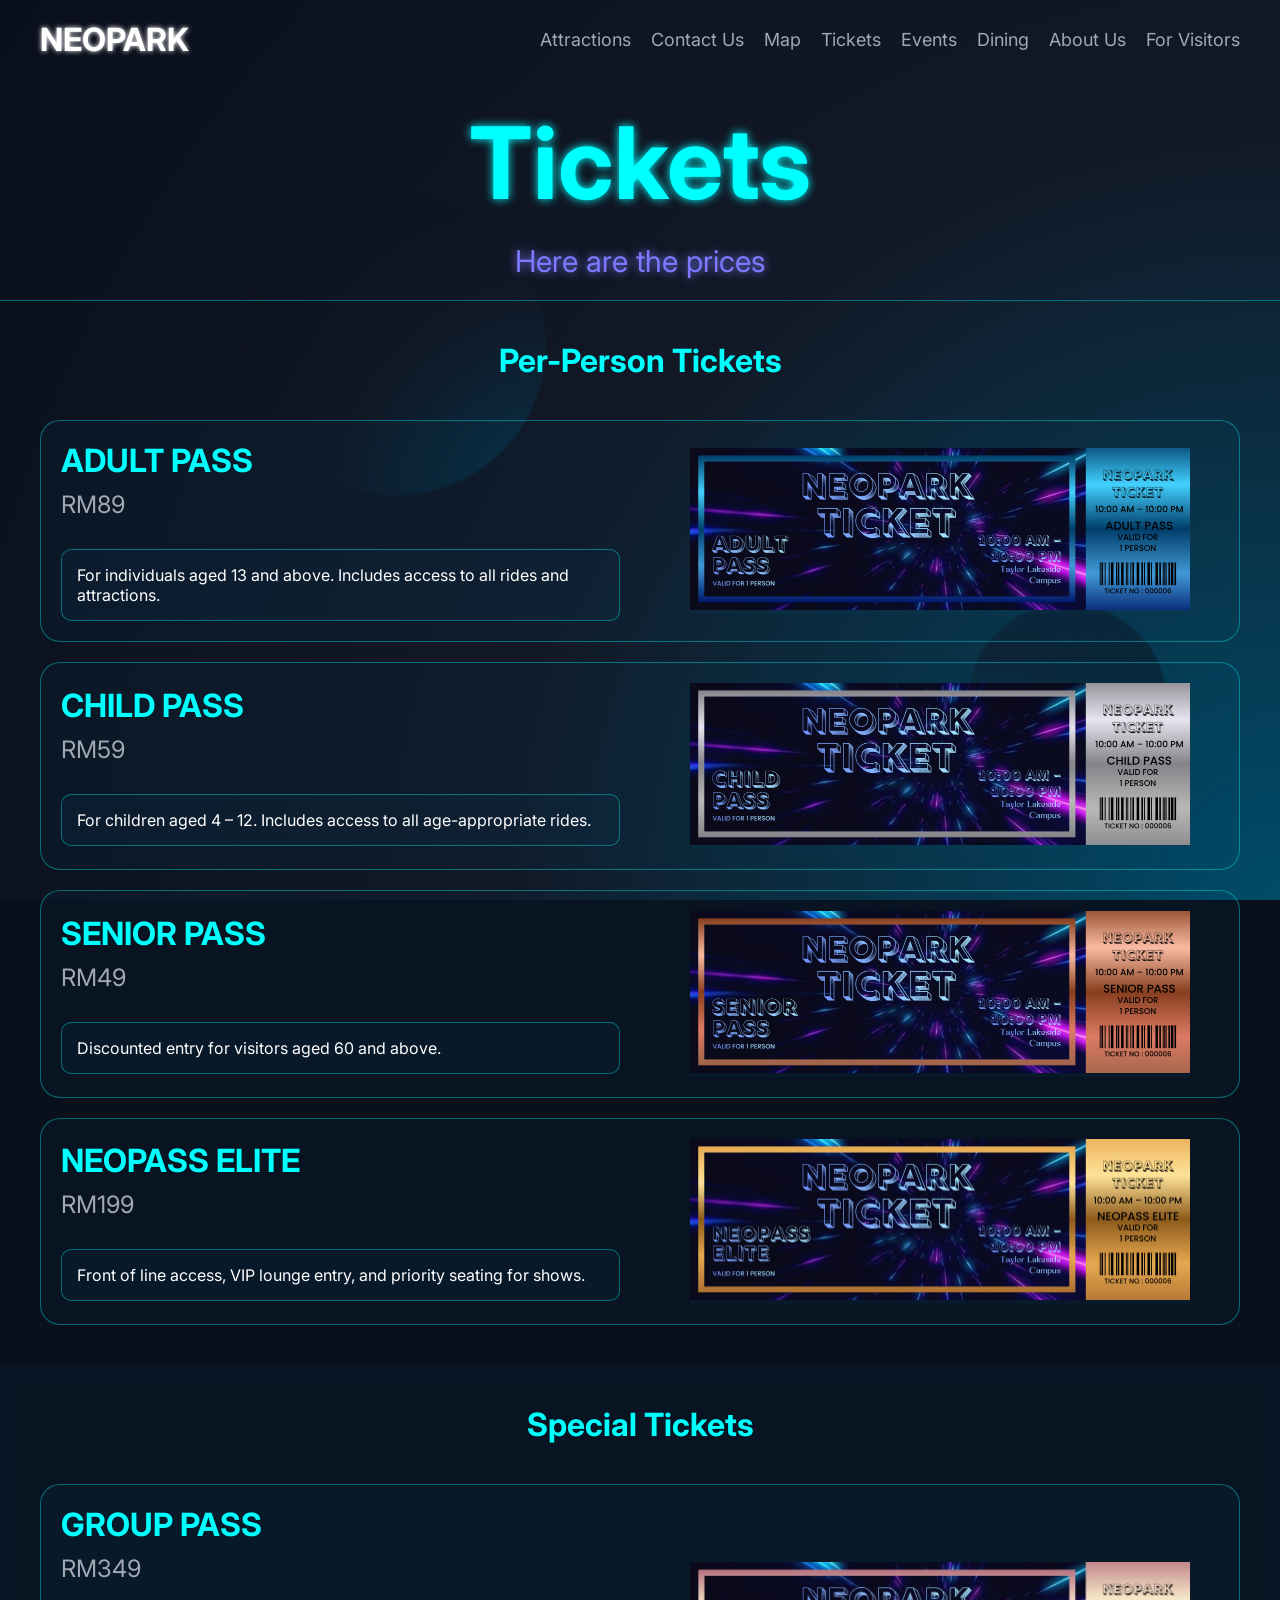
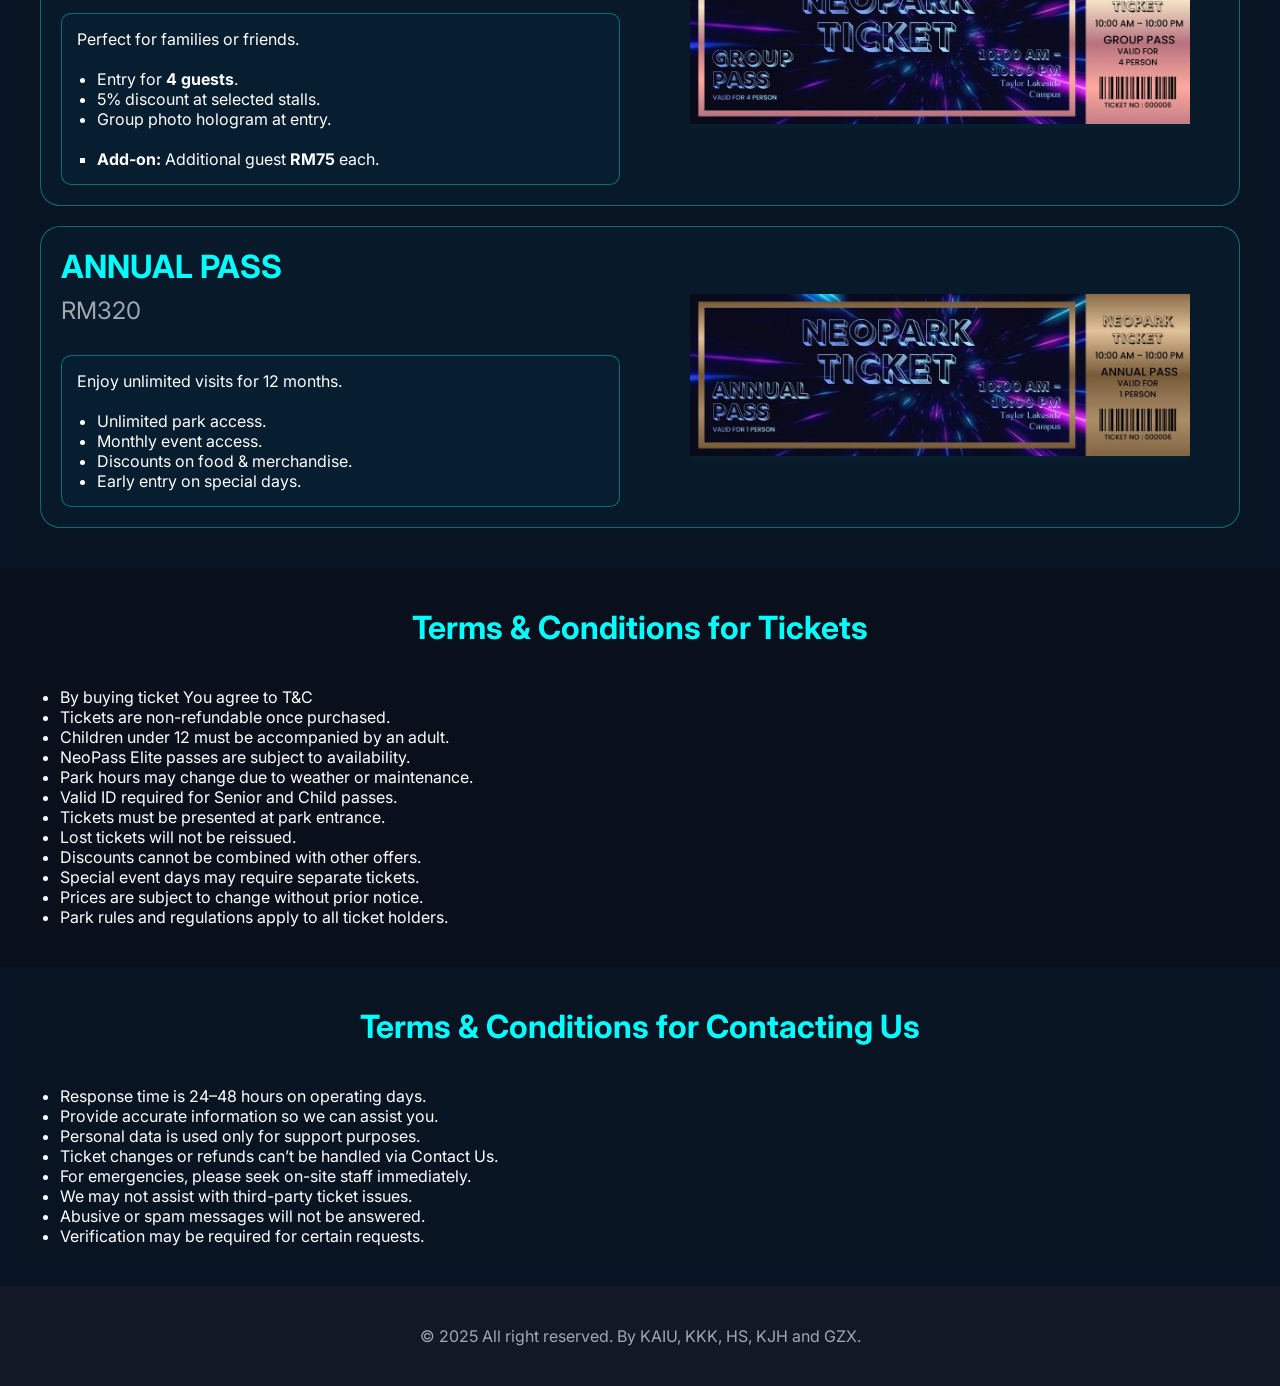
<file: pages/tickets.html>
<!DOCTYPE html>
<html lang="en">
    <head>
        <meta charset="UTF-8" />
        <meta
            name="viewport"
            content="width=device-width, initial-scale=1.0" />
        <link
            href="https://fonts.googleapis.com/css2?family=Inter:ital,opsz,wght@0,14..32,100..900;1,14..32,100..900&display=swap"
            rel="stylesheet" />
        <link
            rel="stylesheet"
            href="../css/null.css" />
        <link
            rel="stylesheet"
            href="../css/style.css" />
        <link
            rel="stylesheet"
            href="../css/media.css" />
        <link
            rel="shortcut icon"
            href="favicon.ico"
            type="image/x-icon" />

        <title>Tickets</title>
    </head>
    <body>
        <div class="background-fixed gradient-from-left">
            <div class="hero-ball1 gradient-from-left"></div>
            <div class="hero-ball2 gradient-from-right"></div>
        </div>
        <nav>
            <div class="container nav-container">
                <div class="logo">
                    <a href="../index.html">NEOPARK</a>
                </div>
                <div class="burger">
                    <span></span>
                </div>
            </div>
            <div class="container burger-container deactive"></div>
        </nav>
        <header>
            <div class="hero">
                <div class="container">
                    <h1 class="hero-title">Tickets</h1>
                    <div class="hero-quote">Here are the prices</div>
                </div>
            </div>
        </header>
        <main>
            <section class="ticket-section">
                <div class="container">
                    <div class="title centered">Per-Person Tickets</div>
                    <div class="divided ticket-container">
                        <div class="left">
                            <div class="title">ADULT PASS</div>
                            <div class="subtitle">RM89</div>
                            <div class="section-block">
                                <p>For individuals aged 13 and above. Includes access to all rides and attractions.</p>
                            </div>
                        </div>
                        <div class="right">
                            <div class="section-img ticket-img">
                                <img
                                    src="../imgs/NEOPARK ADULT TICKET.png"
                                    alt="" />
                            </div>
                        </div>
                    </div>
                    <div class="divided ticket-container">
                        <div class="left">
                            <div class="title">CHILD PASS</div>
                            <div class="subtitle">RM59</div>
                            <div class="section-block">
                                <p>For children aged 4 – 12. Includes access to all age-appropriate rides.</p>
                            </div>
                        </div>
                        <div class="right">
                            <div class="section-img ticket-img">
                                <img
                                    src="../imgs/NEOPARK CHILD TICKET.png"
                                    alt="" />
                            </div>
                        </div>
                    </div>
                    <div class="divided ticket-container">
                        <div class="left">
                            <div class="title">SENIOR PASS</div>
                            <div class="subtitle">RM49</div>
                            <div class="section-block">
                                <p>Discounted entry for visitors aged 60 and above.</p>
                            </div>
                        </div>
                        <div class="right">
                            <div class="section-img ticket-img">
                                <img
                                    src="../imgs/NEOPARK SENIOR TICKET.png"
                                    alt="" />
                            </div>
                        </div>
                    </div>
                    <div class="divided ticket-container">
                        <div class="left">
                            <div class="title">NEOPASS ELITE</div>
                            <div class="subtitle">RM199</div>
                            <div class="section-block">
                                <p>Front of line access, VIP lounge entry, and priority seating for shows.</p>
                            </div>
                        </div>
                        <div class="right">
                            <div class="section-img ticket-img">
                                <img
                                    src="../imgs/NEOPARK NEOPASS ELITE.png"
                                    alt="" />
                            </div>
                        </div>
                    </div>
                </div>
            </section>
            <section>
                <div class="container">
                    <div class="title centered">Special Tickets</div>
                    <div class="divided ticket-container">
                        <div class="left">
                            <div class="title">GROUP PASS</div>
                            <div class="subtitle">RM349</div>
                            <div class="section-block">
                                <p>Perfect for families or friends.</p>
                                <br />
                                <ul class="list">
                                    <li class="list-item">Entry for <strong>4 guests</strong>.</li>
                                    <li class="list-item">5% discount at selected stalls.</li>
                                    <li class="list-item">Group photo hologram at entry.</li>
                                    <br />
                                    <li class="list-item special">
                                        <strong>Add-on: </strong>Additional guest <strong>RM75</strong> each.
                                    </li>
                                </ul>
                            </div>
                        </div>
                        <div class="right">
                            <div class="section-img ticket-img">
                                <img
                                    src="../imgs/GroupPass.jpg"
                                    alt="" />
                            </div>
                        </div>
                    </div>
                    <div class="divided ticket-container">
                        <div class="left">
                            <div class="title">ANNUAL PASS</div>
                            <div class="subtitle">RM320</div>
                            <div class="section-block">
                                <p>Enjoy unlimited visits for 12 months.</p>
                                <br />
                                <ul class="list">
                                    <li class="list-item">Unlimited park access.</li>
                                    <li class="list-item">Monthly event access.</li>
                                    <li class="list-item">Discounts on food & merchandise.</li>
                                    <li class="list-item">Early entry on special days.</li>
                                </ul>
                            </div>
                        </div>
                        <div class="right">
                            <div class="section-img ticket-img">
                                <img
                                    src="../imgs/AnnualPass.jpg"
                                    alt="" />
                            </div>
                        </div>
                    </div>
                </div>
            </section>
            <section>
                <div class="container">
                    <div class="title centered">Terms & Conditions for Tickets</div>
                    <ul class="list">
                        <li class="list-item">By buying ticket You agree to T&C</li>
                        <li class="list-item">Tickets are non-refundable once purchased.</li>
                        <li class="list-item">Children under 12 must be accompanied by an adult.</li>
                        <li class="list-item">NeoPass Elite passes are subject to availability.</li>
                        <li class="list-item">Park hours may change due to weather or maintenance.</li>
                        <li class="list-item">Valid ID required for Senior and Child passes.</li>
                        <li class="list-item">Tickets must be presented at park entrance.</li>
                        <li class="list-item">Lost tickets will not be reissued.</li>
                        <li class="list-item">Discounts cannot be combined with other offers.</li>
                        <li class="list-item">Special event days may require separate tickets.</li>
                        <li class="list-item">Prices are subject to change without prior notice.</li>
                        <li class="list-item">Park rules and regulations apply to all ticket holders.</li>
                    </ul>
                </div>
            </section>
            <section id="ToC">
                <div class="container">
                    <div class="title centered">Terms & Conditions for Contacting Us</div>
                    <ul class="list">
                        <li class="list-item">Response time is 24–48 hours on operating days.</li>
                        <li class="list-item">Provide accurate information so we can assist you.</li>
                        <li class="list-item">Personal data is used only for support purposes.</li>
                        <li class="list-item">Ticket changes or refunds can’t be handled via Contact Us.</li>
                        <li class="list-item">For emergencies, please seek on-site staff immediately.</li>
                        <li class="list-item">We may not assist with third-party ticket issues.</li>
                        <li class="list-item">Abusive or spam messages will not be answered.</li>
                        <li class="list-item">Verification may be required for certain requests.</li>
                    </ul>
                </div>
            </section>
        </main>
        <footer>
            <div class="container">
                <div class="copyright">© KAIU</div>
            </div>
        </footer>
        <script src="../js/nav.js"></script>
        <script src="../js/hero.js"></script>
        <script src="../js/footer.js"></script>
    </body>
</html>
</file>
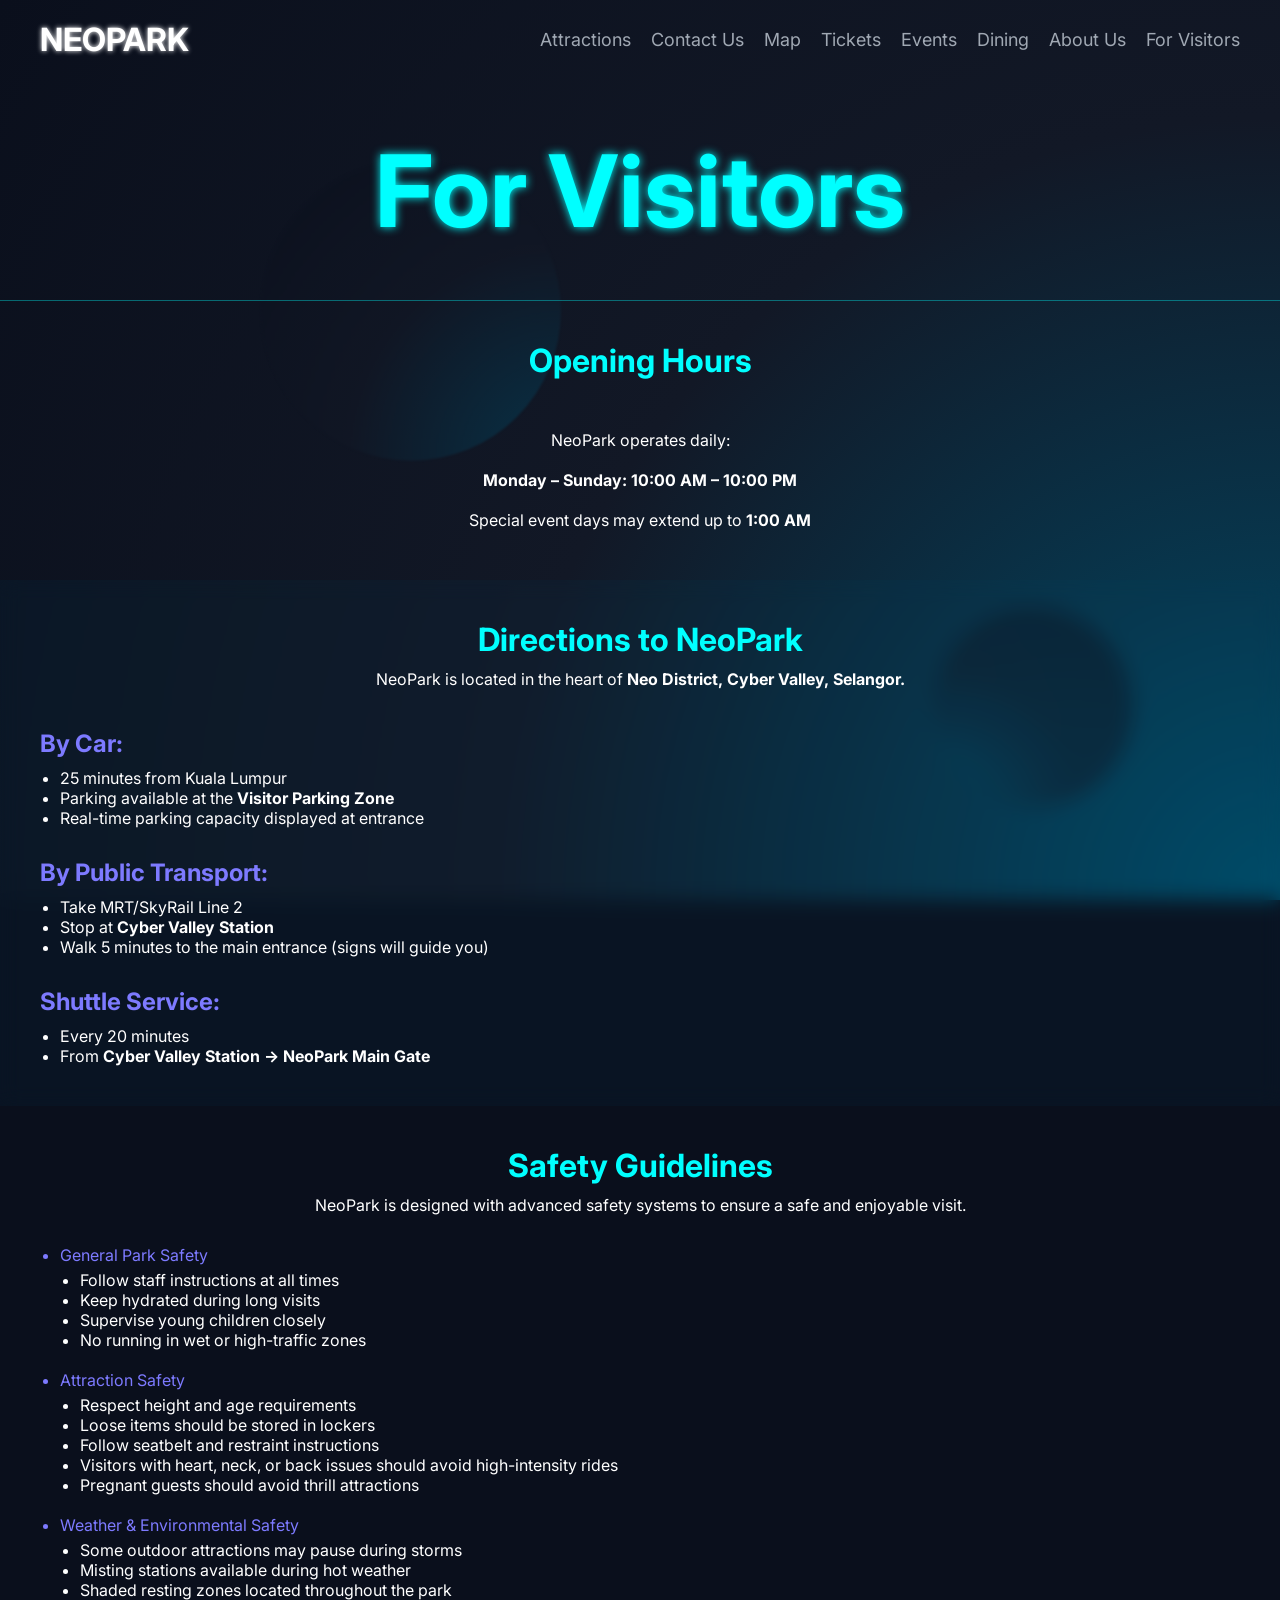
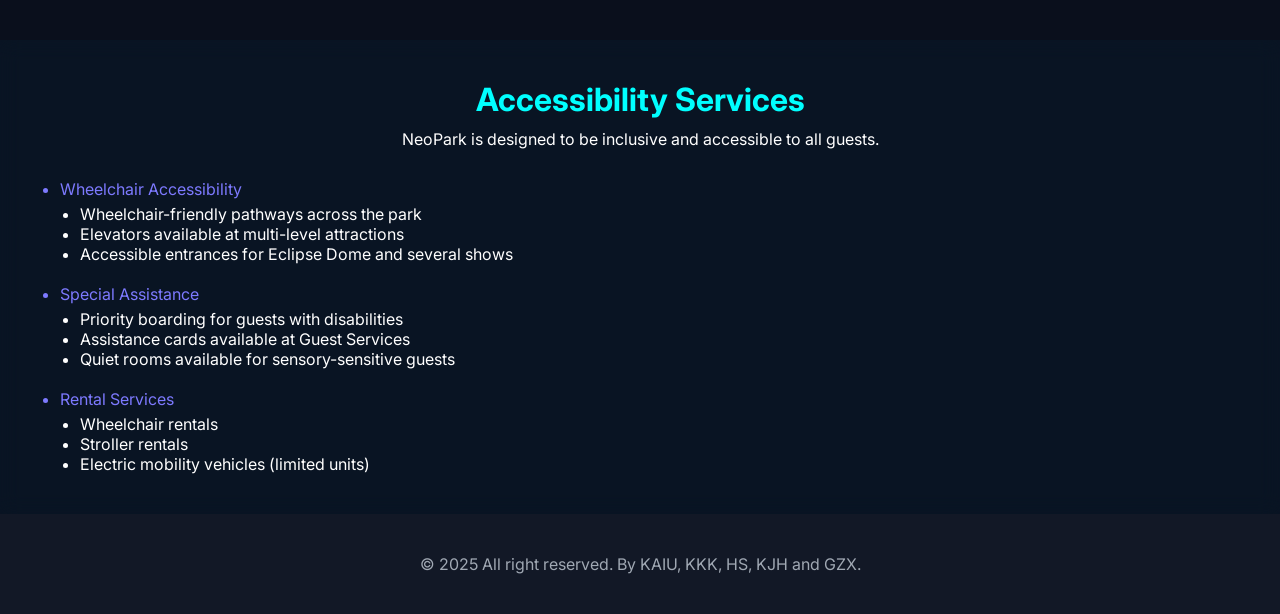
<file: pages/visitor.html>
<!DOCTYPE html>
<html lang="en">
    <head>
        <meta charset="UTF-8" />
        <meta
            name="viewport"
            content="width=device-width, initial-scale=1.0" />
        <link
            href="https://fonts.googleapis.com/css2?family=Inter:ital,opsz,wght@0,14..32,100..900;1,14..32,100..900&display=swap"
            rel="stylesheet" />
        <link
            rel="stylesheet"
            href="../css/null.css" />
        <link
            rel="stylesheet"
            href="../css/style.css" />
        <link
            rel="stylesheet"
            href="../css/media.css" />
        <link
            rel="shortcut icon"
            href="favicon.ico"
            type="image/x-icon" />

        <title>For Visitors</title>
    </head>
    <body>
        <div class="background-fixed gradient-from-left">
            <div class="hero-ball1 gradient-from-left"></div>
            <div class="hero-ball2 gradient-from-right"></div>
        </div>
        <nav>
            <div class="container nav-container">
                <div class="logo">
                    <a href="../index.html">NEOPARK</a>
                </div>
                <div class="burger">
                    <span></span>
                </div>
            </div>
            <div class="container burger-container deactive"></div>
        </nav>
        <header>
            <div class="hero">
                <div class="container">
                    <h1 class="hero-title">For Visitors</h1>
                </div>
            </div>
        </header>
        <main>
            <section class="nerd-section opening-hours">
                <div class="container">
                    <div class="title centered">Opening Hours</div>
                    <p>NeoPark operates daily:</p>
                    <p><strong>Monday – Sunday: 10:00 AM – 10:00 PM</strong></p>
                    <p>Special event days may extend up to <strong>1:00 AM</strong></p>
                </div>
            </section>
            <section class="nerd-section">
                <div class="container">
                    <div class="title centered subtitled">Directions to NeoPark</div>
                    <p>NeoPark is located in the heart of <strong>Neo District, Cyber Valley, Selangor. </strong></p>
                    <br />
                    <div class="subtitle centered"><strong>By Car:</strong></div>
                    <ul class="list">
                        <li class="list-item">25 minutes from Kuala Lumpur</li>
                        <li class="list-item">Parking available at the <strong>Visitor Parking Zone</strong></li>
                        <li class="list-item">Real-time parking capacity displayed at entrance</li>
                    </ul>
                    <br />
                    <div class="subtitle centered"><strong>By Public Transport:</strong></div>
                    <ul class="list">
                        <li class="list-item">Take MRT/SkyRail Line 2</li>
                        <li class="list-item">Stop at <strong>Cyber Valley Station</strong></li>
                        <li class="list-item">Walk 5 minutes to the main entrance (signs will guide you)</li>
                    </ul>
                    <br />
                    <div class="subtitle centered"><strong>Shuttle Service:</strong></div>
                    <ul class="list">
                        <li class="list-item">Every 20 minutes</li>
                        <li class="list-item">From <strong>Cyber Valley Station → NeoPark Main Gate</strong></li>
                    </ul>
                </div>
            </section>
            <section class="nerd-section">
                <div class="container">
                    <div class="title centered subtitled">Safety Guidelines</div>
                    <p>NeoPark is designed with advanced safety systems to ensure a safe and enjoyable visit.</p>
                    <br />
                    <ul class="list nerd-list">
                        <li class="list-item">
                            General Park Safety
                            <ul class="list">
                                <li class="list-item">Follow staff instructions at all times</li>
                                <li class="list-item">Keep hydrated during long visits</li>
                                <li class="list-item">Supervise young children closely</li>
                                <li class="list-item">No running in wet or high-traffic zones</li>
                            </ul>
                        </li>

                        <li class="list-item">
                            Attraction Safety
                            <ul class="list">
                                <li class="list-item">Respect height and age requirements</li>
                                <li class="list-item">Loose items should be stored in lockers</li>
                                <li class="list-item">Follow seatbelt and restraint instructions</li>
                                <li class="list-item">
                                    Visitors with heart, neck, or back issues should avoid high-intensity rides
                                </li>
                                <li class="list-item">Pregnant guests should avoid thrill attractions</li>
                            </ul>
                        </li>

                        <li class="list-item">
                            Weather & Environmental Safety
                            <ul class="list">
                                <li class="list-item">Some outdoor attractions may pause during storms</li>
                                <li class="list-item">Misting stations available during hot weather</li>
                                <li class="list-item">Shaded resting zones located throughout the park</li>
                            </ul>
                        </li>
                    </ul>
                </div>
            </section>
            <section class="nerd-section">
                <div class="container">
                    <div class="title centered subtitled">Accessibility Services</div>
                    <p>NeoPark is designed to be inclusive and accessible to all guests.</p>
                    <br>
                    <ul class="list nerd-list">
                        <li class="list-item">
                            Wheelchair Accessibility
                            <ul class="list">
                                <li class="list-item">Wheelchair-friendly pathways across the park</li>
                                <li class="list-item">Elevators available at multi-level attractions</li>
                                <li class="list-item">Accessible entrances for Eclipse Dome and several shows</li>
                            </ul>
                        </li>

                        <li class="list-item">
                            Special Assistance
                            <ul class="list">
                                <li class="list-item">Priority boarding for guests with disabilities</li>
                                <li class="list-item">Assistance cards available at Guest Services</li>
                                <li class="list-item">Quiet rooms available for sensory-sensitive guests</li>
                            </ul>
                        </li>

                        <li class="list-item">
                            Rental Services
                            <ul class="list">
                                <li class="list-item">Wheelchair rentals</li>
                                <li class="list-item">Stroller rentals</li>
                                <li class="list-item">Electric mobility vehicles (limited units)</li>
                            </ul>
                        </li>
                    </ul>
                </div>
            </section>
        </main>
        <footer>
            <div class="container">
                <div class="copyright">© KAIU</div>
            </div>
        </footer>
        <script src="../js/nav.js"></script>
        <script src="../js/hero.js"></script>
        <script src="../js/footer.js"></script>
    </body>
</html>
</file>
<file: css/null.css>
/* https://coolors.co/0a0f1c-121826-00ffff-7d7aff-a0a8b3-ffffff */
:root {
    --background: #0a0f1c;
    --backgroundsecondary: #121826;
    --primary: #00ffff;
    --border: #00ffff5e;
    --primary-muted: #004c69;
    --primary-muted2 :rgba(0, 75, 105, 0.096);
    --primarylight: #7d7aff;
    --text: #ffffff;
    --text-muted: #a0a8b3;
}

* {
    margin: 0;
    padding: 0;
    box-sizing: border-box;
    transition: 0.1s;
}

body {
    font-family: "Inter", sans-serif;
    background: var(--background);
    color: var(--text);
}
.muted {
    color: var(--text-muted);
}
.background-secondary {
    background: var(--backgroundsecondary);
}
.primary {
    color: var(--primary);
}
.primary-light {
    color: var(--primarylight);
}
.container {
    max-width: 1240px;
    margin: 0 auto;
    padding: 20px;
}

.gradient-from-left {
    background: radial-gradient(
        circle at bottom right,
        var(--primary-muted) 0%,
        var(--backgroundsecondary) 50%,
        var(--background) 100%
    );
}
.gradient-from-right {
    background: radial-gradient(
        circle at bottom left,
        var(--primary-muted) 0%,
        var(--backgroundsecondary) 50%,
        var(--background) 100%
    );
}

.nav-gradient{
    background: radial-gradient(
        circle at bottom left,
        var(--primary-muted) 0%,
        var(--backgroundsecondary) 50%,
        var(--background) 100%
    );
}

ul {
    list-style: none;
}
a {
    text-decoration: none;
    color: inherit;
    outline: none;
}
.abutton{
    display: block;
    width: fit-content;
    padding: 15px 30px;
    border: 1px solid var(--primary);
    border-radius: 20px;
    margin: 0 auto;
}
.abutton:hover{
    background: var(--primary);
    color: var(--background);
    scale: 1.1;
    box-shadow: 0 0 10px var(--primary);
}

.abutton.wide{
    width: 100%;
    text-align: center;
}

input::-webkit-inner-spin-button,
input::-webkit-outer-spin-button {
    -webkit-appearance: none;
    margin: 0;
}
select:focus{
    outline: none;
}
</file>
<file: css/style.css>
nav .container {
    display: flex;
    justify-content: space-between;
    align-items: center;
}
.logo {
    font-size: 32px;
    font-weight: bold;
    text-shadow: 0px 0px 5px var(--text);
}
.logo:hover {
    text-shadow: 0px 0px 5px var(--primary);
}
.nav-links {
    display: flex;
    gap: 20px;
    font-size: 18px;
    /* height: 100%; */
}
.nav-item {
    position: relative;
}
.nav-item::before {
    content: "";
    width: 0%;
    transition: 0.1s;
    height: 2px;
    position: absolute;
    bottom: 0;
    left: 50%;
    transform: translateX(-50%);
    background: var(--primarylight);
    display: block;
}
.nav-item:hover {
    color: var(--primarylight);
}
.nav-item:hover::before {
    width: 100%;
}

.hero {
    height: 300px;
    position: relative;
}

.hero-ball1,
.hero-ball2 {
    position: absolute;
    border-radius: 50%;
    width: 200px;
    height: 200px;
    filter: blur(1px);
    opacity: 0.5;
}
.hero-ball1 {
    top: 20%;
    left: 20%;
    width: 300px;
    height: 300px;
}

.hero-ball2 {
    bottom: 10%;
    right: 10%;
}
.hero-title {
    font-size: 100px;
    text-align: center;
    color: var(--primary);
    text-shadow: 0px 0px 10px var(--primary);
}
.hero > .container {
    z-index: 1;
    display: flex;
    justify-content: center;
    align-items: center;
    flex-direction: column;
    height: 100%;
    gap: 20px;
}
.hero-subtitle {
    font-size: 40px;
}
.hero-quote {
    font-size: 30px;
    color: var(--primarylight);
    text-shadow: 0px 0px 10px var(--primarylight);
    text-align: center;
}
.scrolldown {
    display: flex;
    flex-direction: column;
    align-items: center;
    justify-content: center;
}
.scrolldown-arrow {
    width: 30px;
    animation: infinite scrolldown 1s;
}
@keyframes scrolldown {
    0% {
        transform: translateY(0px);
    }
    50% {
        transform: translateY(10px);
    }
    100% {
        transform: translateY(0px);
    }
}
.scrolldown-arrow img {
    width: 100%;
}

.title {
    font-size: 32px;
    font-weight: bold;
    margin-bottom: 10px;
    color: var(--primary);
}
.subtitle {
    font-size: 24px;
    color: var(--text-muted);
    margin-bottom: 30px;
}
section {
    padding: 20px 0;
}
section:first-child {
    border-top: 1px solid var(--border);
}
section:nth-child(even) {
    background: var(--primary-muted2);
    backdrop-filter: blur(10px);
}

section.nobg {
    background: none;
    backdrop-filter: none;
}

.divided {
    display: flex;
    gap: 40px;
}
.divided .right,
.divided .left {
    flex: 1;
    align-self: center;
}
.section-img {
    width: 100%;
    border-radius: 20px;
    overflow: hidden;
    aspect-ratio: 16 / 9;
    background: var(--primary-muted2);
}

.section-img img {
    width: 100%;
    object-fit: cover;
    height: 100%;
}
.title.centered {
    text-align: center;
    margin-bottom: 40px;
}
.cards {
    display: flex;
    gap: 20px;
    flex-wrap: wrap;
}
.card {
    flex: 1;
    border-radius: 10px;
    padding: 20px;
    background: var(--backgroundsecondary);
    border: var(--border) 1px solid;
    transition: 0.2s ease-out;
}
.card:hover {
    box-shadow: 0px 0px 20px 1px var(--primary);
    scale: 1.02;
}
.card-img {
    width: 100%;
    border-radius: 10px;
    overflow: hidden;
    aspect-ratio: 16 / 9;
}
.card-img img {
    width: 100%;
    height: 100%;
    object-fit: cover;
}
.card-title {
    font-size: 24px;
    font-weight: bold;
    margin: 10px 0 0;
    color: var(--primary);
    text-align: center;
}
.card-subtitle {
    text-align: center;
    font-size: 18px;
    color: var(--primarylight);
    margin-bottom: 10px;
}
.card-description {
    font-size: 16px;
    color: var(--text-muted);
    text-align: center;
}
section > .container > p {
    padding: 10px 0;
    text-align: center;
}

footer {
    padding: 20px 0;
    text-align: center;
    color: var(--text-muted);
    background: var(--backgroundsecondary);
}
section .abutton {
    margin-top: 40px;
}
nav {
    position: fixed;
    left: 0;
    top: 0;
    z-index: 1;
    width: 100%;
    border-bottom: 1px solid transparent;
    border-bottom-left-radius: 20px;
    border-bottom-right-radius: 20px;
}
body {
    position: relative;
}
.subtitle.centered {
    text-align: center;
    color: var(--primarylight);
}
.title.centered.subtitled {
    margin-bottom: 0;
}
.burger {
    display: none;
}
.burger::before,
.burger::after {
    transition: 0.1s;
}
.burger {
    user-select: none;
}
.container.burger-container {
    display: none;
}
nav.scrolled {
    backdrop-filter: blur(30px);
    box-shadow: 0px 0px 10px var(--backgroundsecondary);
    border-bottom-left-radius: 20px;
    border-bottom-right-radius: 20px;
    border-bottom: 1px solid var(--primary);
    background: var(--primary-muted2);
}
nav:has(.active) {
    backdrop-filter: blur(30px);
    box-shadow: 0px 0px 10px var(--backgroundsecondary);
    border-bottom-left-radius: 20px;
    border-bottom-right-radius: 20px;
    border-bottom: 1px solid var(--primary);
    background: var(--primary-muted2);
}
.hero {
    padding-top: 80px;
}
.hero-home {
    height: 100dvh;
}
.contact-form {
    display: flex;
    flex-direction: column;
    gap: 20px;
    max-width: 500px;
    margin: auto;
}

.contact-form div {
    display: flex;
    flex-direction: column;
    gap: 5px;
}

.contact-form input,
.contact-form textarea {
    padding: 10px;
    border: 1px solid var(--primary);
    border-radius: 5px;
    background: var(--background);
    color: var(--text);
    font-size: 16px;
    width: 100%;
}

.contact-form input:focus,
.contact-form textarea:focus {
    outline: none;
    border-color: var(--text);
    box-shadow: 0px 0px 5px var(--text-muted);
}
.contact-form select {
    padding: 10px;
    border: 1px solid var(--primary);
    border-radius: 5px;
    background: var(--background);
    color: var(--text);
    font-size: 16px;
}
.contact-form .checkbox input {
    width: fit-content;
}
.contact-form .checkbox div {
    display: block;
}
.contact-form button {
    padding: 15px;
    border: none;
    border-radius: 10px;
    background: var(--background);
    color: var(--primary);
    border: 1px solid var(--primary);
    font-size: 18px;
    font-weight: bold;
    cursor: pointer;
    transition: 0.2s;
}
.hero-quote-timer span {
    font-weight: bold;
}
.title2 {
    padding-bottom: 5px;
    font-size: 24px;
    font-weight: bold;
    color: var(--primarylight);
}
.list {
    list-style: disc;
    padding-left: 20px;
}

.section-block {
    margin-top: 10px;
    padding: 15px;
    background: var(--backgroundsecondary);
    border-radius: 10px;
    border: 1px solid var(--border);
    background: var(--primary-muted2);
}

section {
    scroll-margin-top: 80px;
}

.ticket-img {
    aspect-ratio: unset;
    max-width: 500px;
    margin: 0 auto;
    height: fit-content;
    border-radius: 0;
}
.ticket-img img {
    width: 100%;
}

.aboutus .hero {
    height: 100dvh;
    position: fixed;
    left: 0;
    top: 0;
    width: 100%;
    z-index: -1;
}
.aboutus-main {
    padding-top: 80px;
}
.aboutus-main section {
    background: none;
}
.shiny {
    text-shadow: 0px 0px 10px var(--primary);
}

.profiles {
    display: flex;
    gap: 20px;
    flex-wrap: wrap;
}

.profile {
    backdrop-filter: blur(5px);
    padding: 20px;
    border-bottom-left-radius: 20px;
    border-top-right-radius: 20px;
    border: 1px solid var(--border);
    background: var(--primary-muted2);
    flex: 1;
    margin: auto;
    max-width: 300px;
    min-width: 300px;
    display: flex;
    flex-direction: column;
    align-items: center;
    transition: 0.5s;
    cursor: pointer;
    position: relative;
    overflow: hidden;
    transform: perspective(0px) rotateY(0deg) rotateX(0deg);
    animation-duration: 3s;
    animation-iteration-count: infinite;
    min-height: 580px;
    max-height: 580px;
    gap: 10px;
}

.profile::before {
    content: "";
    position: absolute;
    top: 150%;
    left: 50%;
    width: 150%;
    height: 50px;
    background: #fff;
    z-index: 1;
    opacity: 0.2;
    transform: rotate(30deg) translateX(-50%);
    animation-duration: 3s;
    animation-iteration-count: infinite;
}

.profile::after {
    content: "";
    position: absolute;
    top: 150%;
    left: 50%;
    width: 150%;
    height: 10px;
    background: #fff;
    z-index: 1;
    opacity: 0.2;
    transform: rotate(30deg) translateX(-50%);
    animation-duration: 3s;
    animation-iteration-count: infinite;
}

@keyframes rotation-before {
    0% {
        top: 140%;
    }
    50% {
        top: 5%;
    }
    100% {
        top: 140%;
    }
}
@keyframes rotation-after {
    0% {
        top: 130%;
    }
    50% {
        top: 20%;
    }
    100% {
        top: 130%;
    }
}

@keyframes rotation {
    0% {
        transform: perspective(1000px) rotateY(5deg) rotateX(5deg);
    }
    50% {
        transform: perspective(1000px) rotateY(-5deg) rotateX(-5deg);
    }
    100% {
        transform: perspective(1000px) rotateY(5deg) rotateX(5deg);
    }
}

@keyframes rotation2 {
    0% {
        transform: perspective(1000px) rotateY(5deg) rotateX(5deg);
        opacity: 0;
        box-shadow: 0px 0px 30px -20px var(--primary);
    }
    10% {
        opacity: 1;
    }
    25% {
        box-shadow: 0px 0px 20px -5px var(--primary);
    }
    50% {
        transform: perspective(1000px) rotateY(-5deg) rotateX(-5deg);
        box-shadow: 0px 0px 30px -20px var(--primary);
    }
    75% {
        box-shadow: 0px 0px 20px -5px var(--primary);
    }
    90% {
        opacity: 1;
    }
    100% {
        transform: perspective(1000px) rotateY(5deg) rotateX(5deg);
        opacity: 0;
        box-shadow: 0px 0px 30px -20px var(--primary);
    }
}

.profile:hover {
    box-shadow: 0px 0px 30px -20px var(--primary);
    scale: 1.1;
    animation-name: rotation;
    opacity: 1 !important;
}
.profiles:has(> .profile:hover) .profile {
    opacity: 0.2;
}
.profile:hover:before {
    animation-name: rotation-before;
}

.profile:hover:after {
    animation-name: rotation-after;
}

.profile-img {
    width: 200px;
    height: 200px;
    border-radius: 50%;
    overflow: hidden;
    border: 1px solid var(--border);
}
.profile-img img {
    width: 100%;
    height: 100%;
    object-fit: cover;
    object-position: center center;
}

.profile-name {
    font-size: 20px;
    font-weight: bold;
    color: var(--primary);
    text-align: center;
}
.profile-id {
    font-size: 16px;
    color: var(--primarylight);
}
.profile-text {
    font-size: 14px;
    color: var(--text);
    text-align: justify;
}
.profile-text span {
    font-weight: bold;
}
.showcase {
    gap: 100px;
    padding: 30px 0;
}

.showcase .profile {
    animation-name: rotation2;
    box-shadow: 0px 0px 30px -20px var(--primary);
}
.showcase .profile:hover {
    scale: none;
}
.showcase .profile::before {
    animation-name: rotation-before;
}
.showcase .profile::after {
    animation-name: rotation-after;
}
.aboutus-scrolldown {
    padding-top: 10px;
}
.ticket-container {
    border: 1px solid var(--border);
    border-radius: 20px;
    background: var(--primary-muted2);
    padding: 20px;
}
.ticket-container:not(:last-child) {
    margin-bottom: 20px;
}
.background-fixed {
    position: fixed;
    z-index: -1;
    width: 100%;
    height: 100dvh;
}

.list-item.special {
    list-style: square;
}

.events {
    display: flex;
    gap: 30px;
    flex-wrap: wrap;
}
.event {
    background: var(--primary-muted2);
    padding: 20px;
    min-width: 260px;
    max-width: 500px;
    margin: auto;
    border-radius: 40px;
    border: 1px solid var(--border);
    cursor: pointer;
}
.event:hover {
    scale: 1.02;
    box-shadow: 0 0 10px var(--primary);
}
.event-img {
    aspect-ratio: 1 / 1;
    background: var(--backgroundsecondary);
    overflow: hidden;
    border-radius: 20px;
}
.event-img img {
    object-fit: cover;
    width: 100%;
    height: 100%;
}
.event-schedule {
    text-align: center;
    padding: 15px 0 5px;
    color: var(--primary);
    font-size: 24px;
}
.event-location {
    text-align: center;
    color: var(--primarylight);
    padding-bottom: 15px;
    font-size: 18px;
}
@keyframes carousel {
    0% {
        opacity: 0;
    }
    10% {
        opacity: 1;
    }
    90% {
        opacity: 1;
    }
    100% {
        opacity: 0;
    }
}

.events-carousel,
.foodstalls-carousel {
    animation-duration: 5s;
    animation-iteration-count: infinite;
}
.event-features p {
    text-align: justify;
}
.map {
    aspect-ratio: unset;
}
.toc-agreement a {
    display: inline;
    width: fit-content;
    color: var(--primary);
    text-decoration: underline;
}

.ticket-container .section-block {
    width: 100%;
}
.ticket-container .left,
.ticket-container .right {
    width: 100%;
}
.nerd-section .subtitle {
    margin-bottom: 10px;
    margin-top: 10px;
    text-align: left;
}
.nerd-list {
    display: flex;
    flex-direction: column;
    gap: 20px;
}
.nerd-list > .list-item {
    color: var(--primarylight);
}
.nerd-list .list .list-item {
    color: var(--text) !important;
}
.nerd-list .list{
    padding-top: 5px;
}
</file>
<file: css/media.css>
@media (max-width: 950px) {
    .burger {
        display: block;
        position: relative;
        height: 30px;
        width: 30px;
    }

    .burger::before {
        content: "";
        width: 100%;
        border-radius: 2px;
        height: 4px;
        position: absolute;
        top: 0%;
        transform: translateY(0%) rotate(0deg);

        left: 0;
        background: var(--text);
    }
    .burger::after {
        content: "";
        width: 100%;
        border-radius: 2px;
        height: 4px;
        position: absolute;
        bottom: 0%;
        left: 0;
        transform: translateY(0%);
        background: var(--text);
    }
    .burger span {
        position: absolute;
        top: 50%;
        left: 50%;
        transform: translate(-50%, -50%);
        height: 4px;
        border-radius: 2px;
        width: 75%;
        background: var(--text);
    }
    .burger.active {
        transform: rotate(135deg);
    }
    .burger.active::before {
        top: 50%;
        transform: translateY(-50%) rotate(90deg);
    }
    .burger.active span {
        width: 0%;
    }
    .burger.active::after {
        top: 50%;
        transform: translateY(-50%);
    }
    .hero-ball1 {
        top: 20%;
        left: 20%;
        width: 100px;
        height: 100px;
    }

    .hero-ball2 {
        bottom: 5%;
        right: 10%;
        width: 150px;
        height: 150px;
    }
    .hero-subtitle {
        font-size: 30px;
    }
    .hero-title {
        font-size: 60px;
    }
    .hero-quote {
        font-size: 20px;
    }

    .scrolldown {
        font-size: 12px;
    }
    .title {
        font-size: 22px;
        text-align: center;
    }
    .subtitle {
        font-size: 18px;
        text-align: center;
    }
    p {
        font-size: 14px;
        text-align: justify !important;
    }
    .container.divided, .ticket-container.divided {
        flex-direction: column;
    }
    .card-title {
        font-size: 18px;
    }
    .card-subtitle {
        font-size: 14px;
    }
    .card-description {
        font-size: 12px;
        text-align: justify;
    }
    .card {
        min-width: 100%;
    }
    .container.burger-container {
        display: flex;
        height: calc(100dvh - 80px);
        transform: translateY(0dvh) scale(1);
    }
    .container.burger-container.deactive {
        height: 0;
        padding: 0px;
        transform: translateY(-100dvh) scale(0.1);
    }
    .nav-links {
        flex-direction: column;
        align-items: center;
        justify-content: space-evenly;
        width: 100%;
        height: 100%;
        padding: 20px 0;
        opacity: 1;
    }
    .burger-container.deactive .nav-links{
        opacity: 0;
        z-index: -2;
    }
    footer{
        padding: 0;
        font-size: 8px;
    }
    .list-item{
        font-size: 12px;
    }
    .divided{
        gap: 20px;
    }
    .nerd-section p{
        text-align: center !important;
    }
}
</file>
